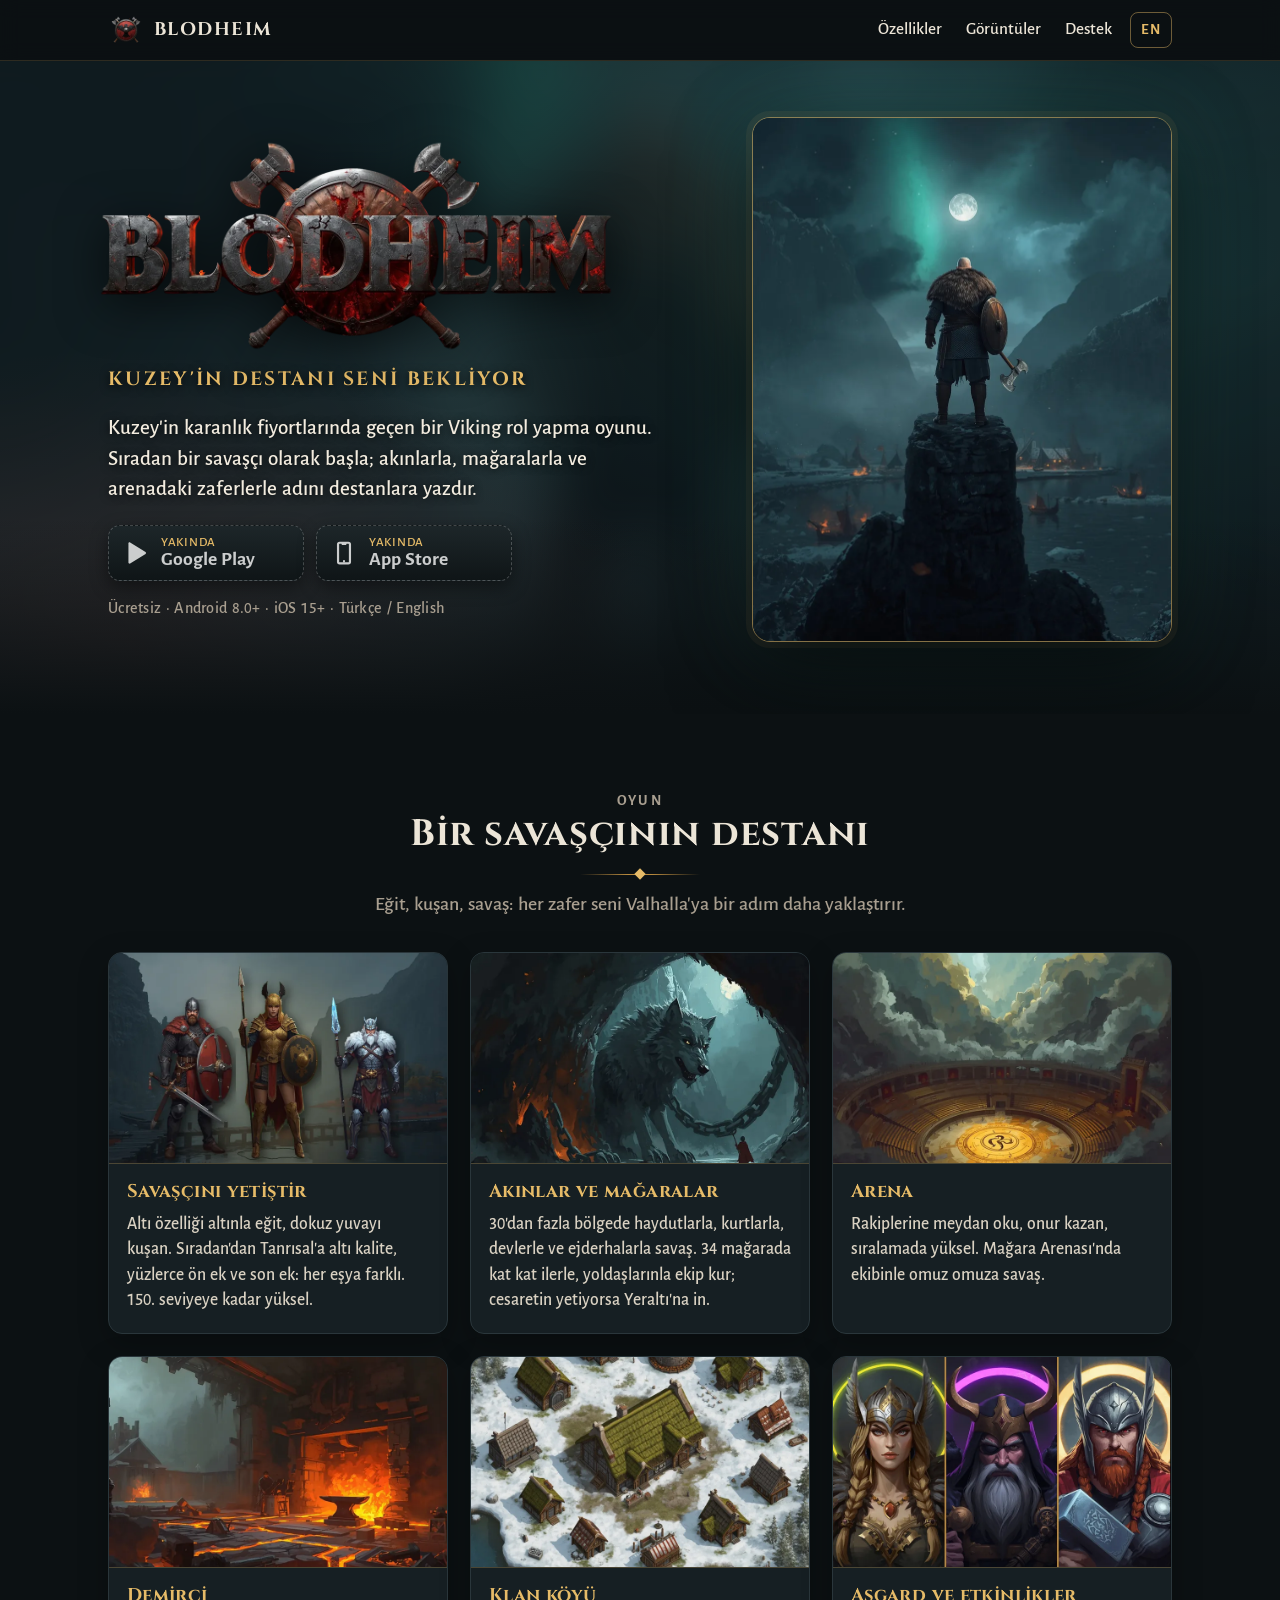
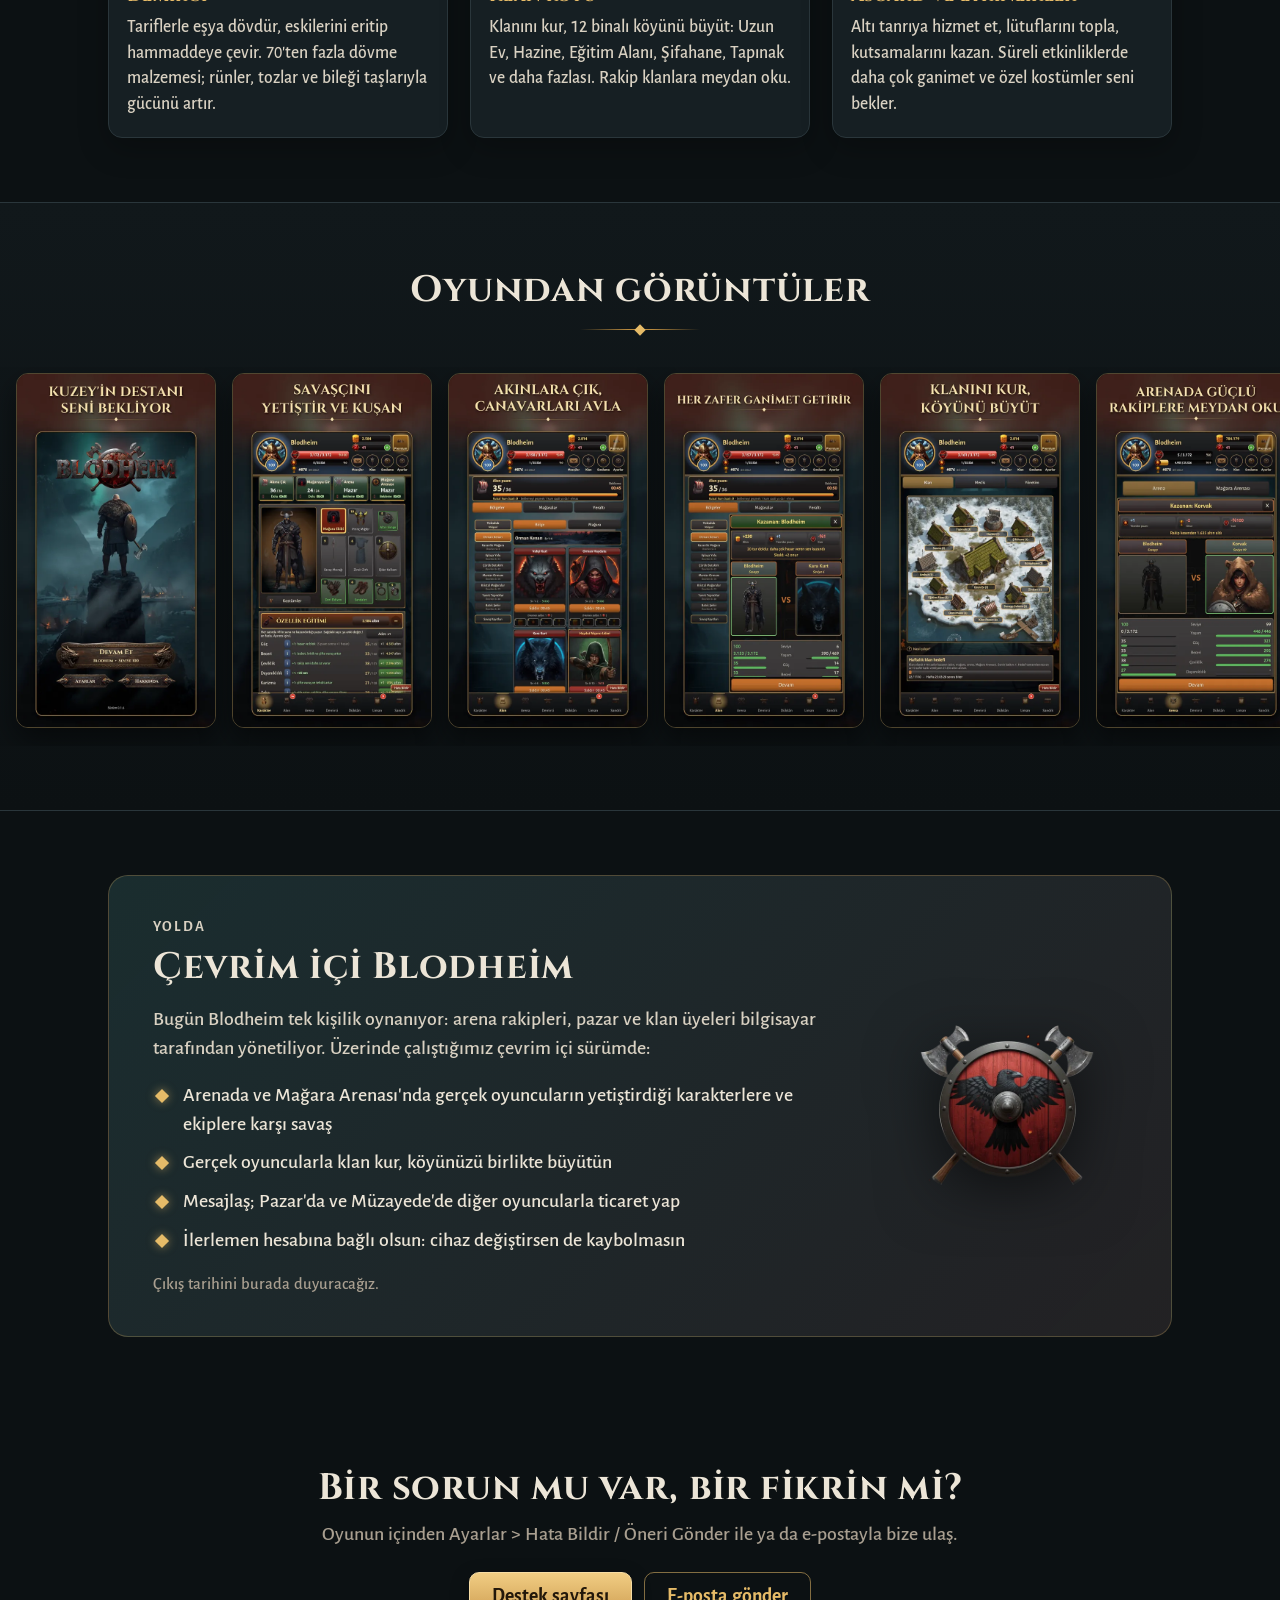
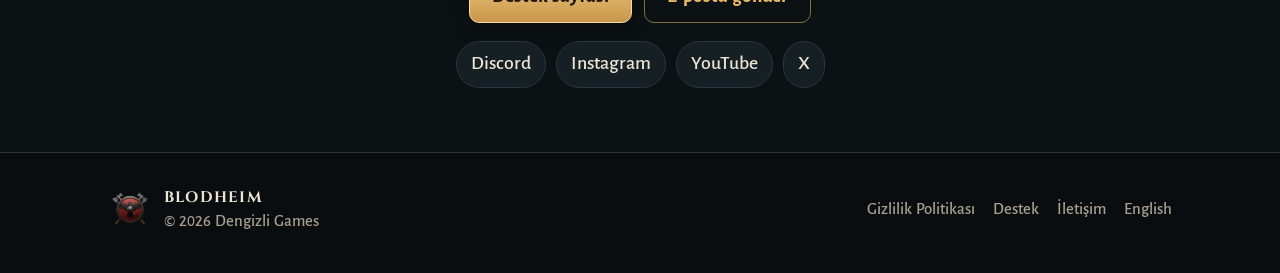
<file: index.html>
<!doctype html>
<html lang="tr">
<head>
<meta charset="utf-8">
<meta name="viewport" content="width=device-width, initial-scale=1, viewport-fit=cover">
<title>Blodheim: Viking rol yapma oyunu</title>
<meta name="description" content="Viking savaşçını yetiştir: akınlara çık, mağaraları fethet, arenada adını duyur. Android ve iOS için Blodheim.">
<meta name="theme-color" content="#0c1113">
<link rel="canonical" href="https://blodheim.com/">
<link rel="alternate" hreflang="tr" href="https://blodheim.com/"><link rel="alternate" hreflang="en" href="https://blodheim.com/en/"><link rel="alternate" hreflang="x-default" href="https://blodheim.com/">
<meta property="og:type" content="website">
<meta property="og:site_name" content="Blodheim">
<meta property="og:title" content="Blodheim: Viking rol yapma oyunu">
<meta property="og:description" content="Viking savaşçını yetiştir: akınlara çık, mağaraları fethet, arenada adını duyur. Android ve iOS için Blodheim.">
<meta property="og:url" content="https://blodheim.com/">
<meta property="og:image" content="https://blodheim.com/assets/img/og.jpg">
<meta property="og:image:width" content="1024">
<meta property="og:image:height" content="500">
<meta property="og:locale" content="tr_TR">
<meta name="twitter:card" content="summary_large_image">
<link rel="icon" type="image/png" sizes="32x32" href="favicon.png">
<link rel="icon" type="image/png" sizes="192x192" href="assets/img/icon-192.png">
<link rel="apple-touch-icon" href="assets/img/apple-touch-icon.png">
<link rel="preload" href="assets/fonts/Cinzel-Bold.ttf" as="font" type="font/ttf" crossorigin>
<link rel="stylesheet" href="assets/site.css?v=634a0899">
</head>
<body class="page-home">
<a class="skip" href="#main">İçeriğe geç</a>
<header class="top">
  <div class="wrap top-in">
    <a class="brand" href="./"><img src="assets/img/emblem-96.webp" alt="" width="36" height="36"><span lang="en">Blodheim</span></a>
    <nav class="nav" aria-label="Ana sayfa">
      <a class="wide" href="#features">Özellikler</a>
      <a class="wide" href="#screenshots">Görüntüler</a>
      <a href="destek/">Destek</a>
      <a class="lang" href="en/" hreflang="en" lang="en" title="English">EN</a>
    </nav>
  </div>
</header>
<main id="main">
<section class="hero">
  <div class="hero-art" aria-hidden="true"></div>
  <div class="wrap hero-in">
    <div class="hero-copy">
      <h1><img class="hero-logo" src="assets/img/logo-1100.webp" alt="Blodheim" width="1100" height="458"></h1>
      <p class="kicker">Kuzey&#x27;in destanı seni bekliyor</p>
      <div class="hero-spacer"></div>
      <p class="lead">Kuzey&#x27;in karanlık fiyortlarında geçen bir Viking rol yapma oyunu. Sıradan bir savaşçı olarak başla; akınlarla, mağaralarla ve arenadaki zaferlerle adını destanlara yazdır.</p>
      <div class="stores"><span class="store soon" aria-disabled="true"><svg viewBox="0 0 24 24" aria-hidden="true"><path d="M5 3.2v17.6c0 .8.9 1.3 1.6.9l14.2-8.8c.6-.4.6-1.4 0-1.8L6.6 2.3C5.9 1.9 5 2.4 5 3.2z"/></svg><span><small>Yakında</small><b>Google Play</b></span></span><span class="store soon" aria-disabled="true"><svg viewBox="0 0 24 24" aria-hidden="true"><path d="M8 1.5h8A2.5 2.5 0 0 1 18.5 4v16a2.5 2.5 0 0 1-2.5 2.5H8A2.5 2.5 0 0 1 5.5 20V4A2.5 2.5 0 0 1 8 1.5zm0 2a.5.5 0 0 0-.5.5v16c0 .3.2.5.5.5h8c.3 0 .5-.2.5-.5V4a.5.5 0 0 0-.5-.5h-1.6l-.5 1h-3.8l-.5-1H8zm4 15a1 1 0 1 1 0 2 1 1 0 0 1 0-2z"/></svg><span><small>Yakında</small><b>App Store</b></span></span></div>
      <p class="facts">Ücretsiz · Android 8.0+ · iOS 15+ · Türkçe / English</p>
    </div>
    <figure class="hero-poster"><img src="assets/img/poster-840.webp" alt="Ay ışığında kayanın üstünde duran Viking savaşçısı, aşağıda fiyort köyü" width="840" height="1050"></figure>
  </div>
</section>

<section class="sec" id="features">
  <div class="wrap">
    <header class="sec-head">
      <p class="eyebrow">Oyun</p>
      <h2>Bir savaşçının destanı</h2>
      <div class="rule" aria-hidden="true"></div>
      <p>Eğit, kuşan, savaş: her zafer seni Valhalla&#x27;ya bir adım daha yaklaştırır.</p>
    </header>
    <div class="cards">
      <article class="card">
        <img src="assets/img/scene-character.webp" alt="" width="800" height="500" loading="lazy" decoding="async">
        <div class="card-body"><h3>Savaşçını yetiştir</h3><p>Altı özelliği altınla eğit, dokuz yuvayı kuşan. Sıradan&#x27;dan Tanrısal&#x27;a altı kalite, yüzlerce ön ek ve son ek: her eşya farklı. 150. seviyeye kadar yüksel.</p></div>
      </article>
      <article class="card">
        <img src="assets/img/scene-raid.webp" alt="" width="800" height="500" loading="lazy" decoding="async">
        <div class="card-body"><h3>Akınlar ve mağaralar</h3><p>30&#x27;dan fazla bölgede haydutlarla, kurtlarla, devlerle ve ejderhalarla savaş. 34 mağarada kat kat ilerle, yoldaşlarınla ekip kur; cesaretin yetiyorsa Yeraltı&#x27;na in.</p></div>
      </article>
      <article class="card">
        <img src="assets/img/scene-arena.webp" alt="" width="800" height="500" loading="lazy" decoding="async">
        <div class="card-body"><h3>Arena</h3><p>Rakiplerine meydan oku, onur kazan, sıralamada yüksel. Mağara Arenası&#x27;nda ekibinle omuz omuza savaş.</p></div>
      </article>
      <article class="card">
        <img src="assets/img/scene-smith.webp" alt="" width="800" height="500" loading="lazy" decoding="async">
        <div class="card-body"><h3>Demirci</h3><p>Tariflerle eşya dövdür, eskilerini eritip hammaddeye çevir. 70&#x27;ten fazla dövme malzemesi; rünler, tozlar ve bileği taşlarıyla gücünü artır.</p></div>
      </article>
      <article class="card">
        <img src="assets/img/scene-guild.webp" alt="" width="800" height="500" loading="lazy" decoding="async">
        <div class="card-body"><h3>Klan köyü</h3><p>Klanını kur, 12 binalı köyünü büyüt: Uzun Ev, Hazine, Eğitim Alanı, Şifahane, Tapınak ve daha fazlası. Rakip klanlara meydan oku.</p></div>
      </article>
      <article class="card">
        <img src="assets/img/scene-pantheon.webp" alt="" width="800" height="500" loading="lazy" decoding="async">
        <div class="card-body"><h3>Asgard ve etkinlikler</h3><p>Altı tanrıya hizmet et, lütuflarını topla, kutsamalarını kazan. Süreli etkinliklerde daha çok ganimet ve özel kostümler seni bekler.</p></div>
      </article>
    </div>
  </div>
</section>

<section class="sec sec-alt" id="screenshots">
  <div class="wrap">
    <header class="sec-head"><h2>Oyundan görüntüler</h2><div class="rule" aria-hidden="true"></div></header>
  </div>
  <div class="shots" tabindex="0" role="region" aria-label="Oyundan ekran görüntüleri">
    <figure><img src="assets/img/shot-tr-01.webp" alt="Kuzey&#x27;in destanı seni bekliyor" width="540" height="960" loading="lazy" decoding="async"></figure>
    <figure><img src="assets/img/shot-tr-02.webp" alt="Savaşçını yetiştir ve kuşan" width="540" height="960" loading="lazy" decoding="async"></figure>
    <figure><img src="assets/img/shot-tr-03.webp" alt="Akınlara çık, canavarları avla" width="540" height="960" loading="lazy" decoding="async"></figure>
    <figure><img src="assets/img/shot-tr-04.webp" alt="Her zafer ganimet getirir" width="540" height="960" loading="lazy" decoding="async"></figure>
    <figure><img src="assets/img/shot-tr-05.webp" alt="Klanını kur, köyünü büyüt" width="540" height="960" loading="lazy" decoding="async"></figure>
    <figure><img src="assets/img/shot-tr-06.webp" alt="Arenada güçlü rakiplere meydan oku" width="540" height="960" loading="lazy" decoding="async"></figure>
  </div>
  <p class="hint">Kaydırarak hepsini gör &rarr;</p>
</section>

<section class="sec" id="online">
  <div class="wrap">
    <div class="online">
      <div>
        <p class="eyebrow">Yolda</p>
        <h2>Çevrim içi Blodheim</h2>
        <p>Bugün Blodheim tek kişilik oynanıyor: arena rakipleri, pazar ve klan üyeleri bilgisayar tarafından yönetiliyor. Üzerinde çalıştığımız çevrim içi sürümde:</p>
        <ul class="ticks">
          <li>Arenada ve Mağara Arenası&#x27;nda gerçek oyuncuların yetiştirdiği karakterlere ve ekiplere karşı savaş</li>
          <li>Gerçek oyuncularla klan kur, köyünüzü birlikte büyütün</li>
          <li>Mesajlaş; Pazar&#x27;da ve Müzayede&#x27;de diğer oyuncularla ticaret yap</li>
          <li>İlerlemen hesabına bağlı olsun: cihaz değiştirsen de kaybolmasın</li>
        </ul>
        <p class="note">Çıkış tarihini burada duyuracağız.</p>
      </div>
      <img src="assets/img/emblem-480.webp" alt="" width="480" height="480" loading="lazy">
    </div>
  </div>
</section>

<section class="sec cta">
  <div class="wrap">
    <h2>Bir sorun mu var, bir fikrin mi?</h2>
    <p>Oyunun içinden Ayarlar &gt; Hata Bildir / Öneri Gönder ile ya da e-postayla bize ulaş.</p>
    <div class="btns">
      <a class="btn" href="destek/">Destek sayfası</a>
      <a class="btn ghost" href="mailto:destek@blodheim.com">E-posta gönder</a>
    </div>
    <div class="social"><a href="https://discord.gg/YBmb9yaKF6" rel="noopener">Discord</a><a href="https://www.instagram.com/blodheimgame/" rel="noopener">Instagram</a><a href="https://www.youtube.com/@blodheimgame" rel="noopener">YouTube</a><a href="https://x.com/blodheimgame" rel="noopener">X</a></div>
  </div>
</section>
</main>
<footer class="foot">
  <div class="wrap foot-in">
    <div class="foot-brand"><img src="assets/img/emblem-96.webp" alt="" width="44" height="44"><div><b lang="en">Blodheim</b><span>© 2026 Dengizli Games</span></div></div>
    <nav class="foot-nav" aria-label="İletişim">
      <a href="gizlilik/">Gizlilik Politikası</a>
      <a href="destek/">Destek</a>
      <a href="mailto:destek@blodheim.com">İletişim</a>
      <a href="en/" hreflang="en" lang="en">English</a>
    </nav>
  </div>
</footer>
</body>
</html>
</file>
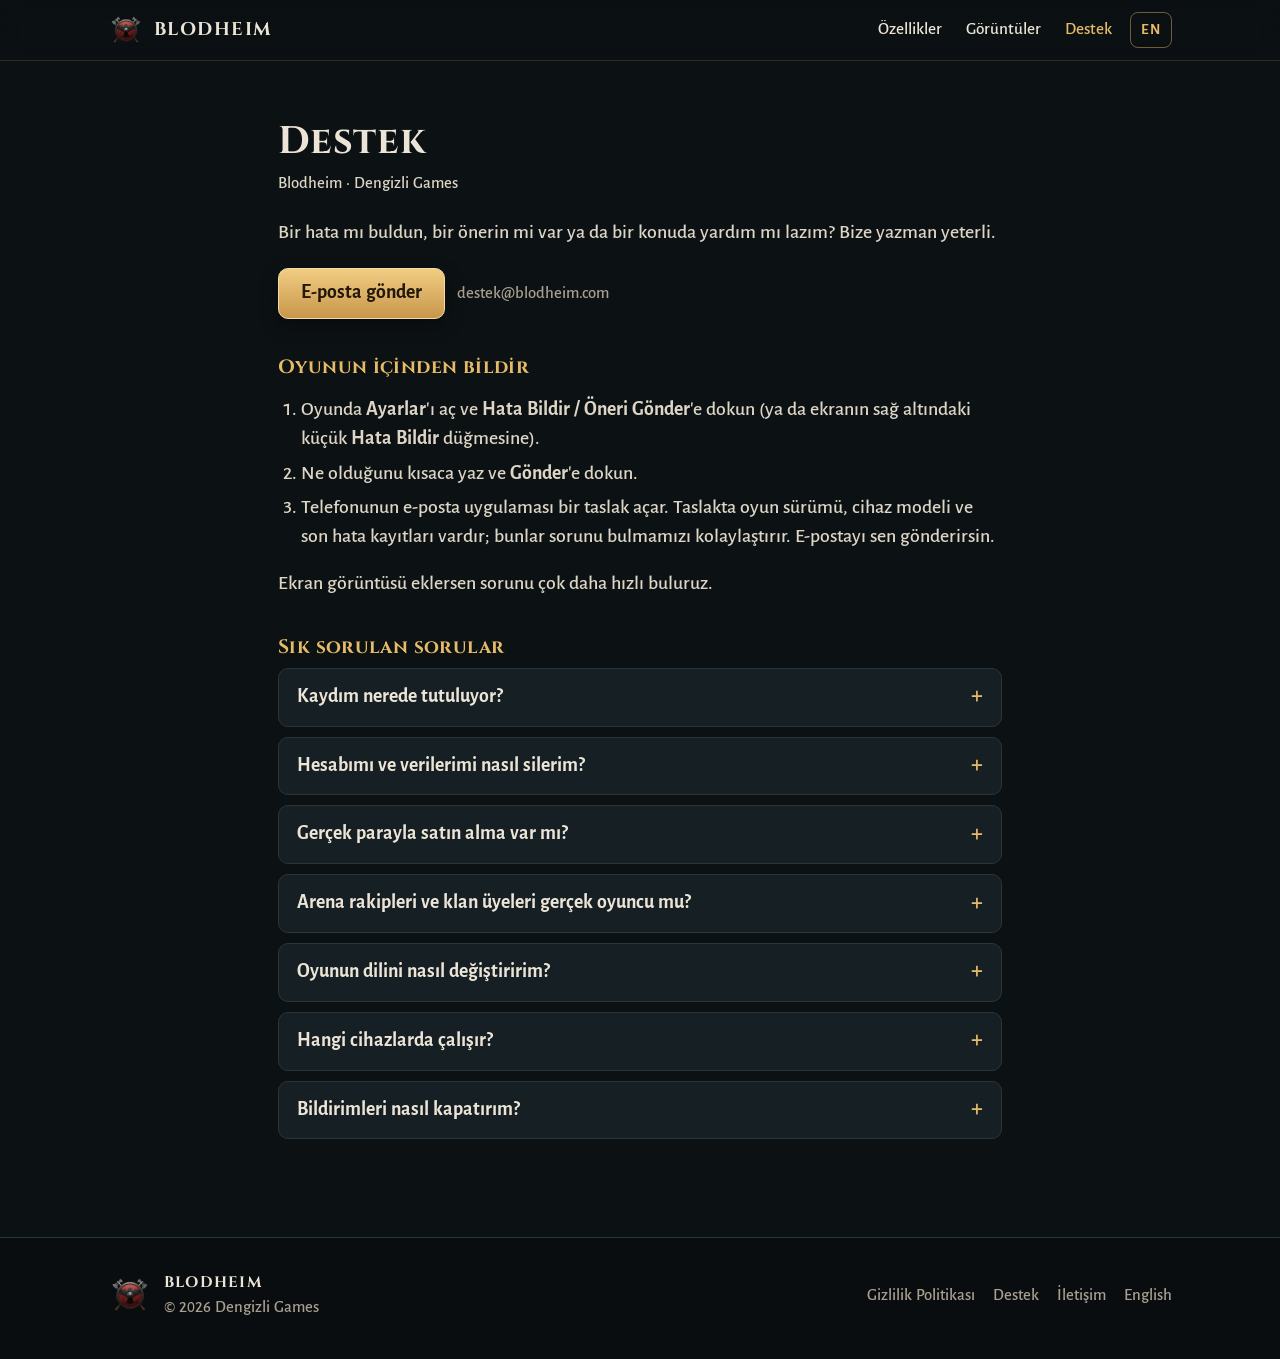
<file: destek/index.html>
<!doctype html>
<html lang="tr">
<head>
<meta charset="utf-8">
<meta name="viewport" content="width=device-width, initial-scale=1, viewport-fit=cover">
<title>Destek · Blodheim</title>
<meta name="description" content="Blodheim için destek, hata bildirimi ve sık sorulan sorular.">
<meta name="theme-color" content="#0c1113">
<link rel="canonical" href="https://blodheim.com/destek/">
<link rel="alternate" hreflang="tr" href="https://blodheim.com/destek/"><link rel="alternate" hreflang="en" href="https://blodheim.com/en/support/"><link rel="alternate" hreflang="x-default" href="https://blodheim.com/destek/">
<meta property="og:type" content="website">
<meta property="og:site_name" content="Blodheim">
<meta property="og:title" content="Destek · Blodheim">
<meta property="og:description" content="Blodheim için destek, hata bildirimi ve sık sorulan sorular.">
<meta property="og:url" content="https://blodheim.com/destek/">
<meta property="og:image" content="https://blodheim.com/assets/img/og.jpg">
<meta property="og:image:width" content="1024">
<meta property="og:image:height" content="500">
<meta property="og:locale" content="tr_TR">
<meta name="twitter:card" content="summary_large_image">
<link rel="icon" type="image/png" sizes="32x32" href="../favicon.png">
<link rel="icon" type="image/png" sizes="192x192" href="../assets/img/icon-192.png">
<link rel="apple-touch-icon" href="../assets/img/apple-touch-icon.png">
<link rel="preload" href="../assets/fonts/Cinzel-Bold.ttf" as="font" type="font/ttf" crossorigin>
<link rel="stylesheet" href="../assets/site.css?v=634a0899">
</head>
<body class="page-support">
<a class="skip" href="#main">İçeriğe geç</a>
<header class="top">
  <div class="wrap top-in">
    <a class="brand" href="../"><img src="../assets/img/emblem-96.webp" alt="" width="36" height="36"><span lang="en">Blodheim</span></a>
    <nav class="nav" aria-label="Ana sayfa">
      <a class="wide" href="../#features">Özellikler</a>
      <a class="wide" href="../#screenshots">Görüntüler</a>
      <a href="../destek/" aria-current="page">Destek</a>
      <a class="lang" href="../en/support/" hreflang="en" lang="en" title="English">EN</a>
    </nav>
  </div>
</header>
<main id="main">
<article class="doc">
  <h1>Destek</h1>
  <p class="meta">Blodheim · Dengizli Games</p>
  <p>Bir hata mı buldun, bir önerin mi var ya da bir konuda yardım mı lazım? Bize yazman yeterli.</p>
  <div class="contact"><a class="btn" href="mailto:destek@blodheim.com">E-posta gönder</a><span class="meta" style="margin:0;align-self:center">destek@blodheim.com</span></div>

  <h2>Oyunun içinden bildir</h2>
  <ol>
    <li>Oyunda <b>Ayarlar</b>'ı aç ve <b>Hata Bildir / Öneri Gönder</b>'e dokun (ya da ekranın sağ altındaki küçük <b>Hata Bildir</b> düğmesine).</li>
    <li>Ne olduğunu kısaca yaz ve <b>Gönder</b>'e dokun.</li>
    <li>Telefonunun e-posta uygulaması bir taslak açar. Taslakta oyun sürümü, cihaz modeli ve son hata kayıtları vardır; bunlar sorunu bulmamızı kolaylaştırır. E-postayı sen gönderirsin.</li>
  </ol>
  <p>Ekran görüntüsü eklersen sorunu çok daha hızlı buluruz.</p>

  <h2>Sık sorulan sorular</h2>
  <details><summary>Kaydım nerede tutuluyor?</summary><div><p>Şu anki sürümde hesap ya da bulut kaydı yok: karakterin ve ilerlemen yalnızca cihazında saklanır. Oyunu silersen kayıt da silinir. Çevrim içi sürümde ilerlemen hesabına bağlı olacak.</p></div></details>
  <details><summary>Hesabımı ve verilerimi nasıl silerim?</summary><div><p>Şu anki sürümde hesap yok ve senin hakkında hiçbir veri tutmuyoruz. Oyunu cihazından kaldırman bütün kaydı siler. Bize e-posta gönderdiysen ve silinmesini istiyorsan yazman yeterli. Ayrıntılar <a href="../gizlilik/">Gizlilik Politikası</a>'nda.</p></div></details>
  <details><summary>Gerçek parayla satın alma var mı?</summary><div><p>Hayır. Elmas ve altın yalnızca oyun içinde kazanılır.</p></div></details>
  <details><summary>Arena rakipleri ve klan üyeleri gerçek oyuncu mu?</summary><div><p>Şimdilik hayır; bilgisayar tarafından yönetiliyorlar. Gerçek oyuncularla oynamak çevrim içi sürümle gelecek.</p></div></details>
  <details><summary>Oyunun dilini nasıl değiştiririm?</summary><div><p>Oyunda <b>Ayarlar &gt; Dil / Language</b>. Oyun Türkçe ve İngilizce oynanabilir.</p></div></details>
  <details><summary>Hangi cihazlarda çalışır?</summary><div><p>Android 8.0 ve üstü, iOS 15 ve üstü.</p></div></details>
  <details><summary>Bildirimleri nasıl kapatırım?</summary><div><p>Cihazının ayarlarında Blodheim'ın bildirim iznini kapatman yeterli.</p></div></details>
</article>
</main>
<footer class="foot">
  <div class="wrap foot-in">
    <div class="foot-brand"><img src="../assets/img/emblem-96.webp" alt="" width="44" height="44"><div><b lang="en">Blodheim</b><span>© 2026 Dengizli Games</span></div></div>
    <nav class="foot-nav" aria-label="İletişim">
      <a href="../gizlilik/">Gizlilik Politikası</a>
      <a href="../destek/" aria-current="page">Destek</a>
      <a href="mailto:destek@blodheim.com">İletişim</a>
      <a href="../en/support/" hreflang="en" lang="en">English</a>
    </nav>
  </div>
</footer>
</body>
</html>
</file>
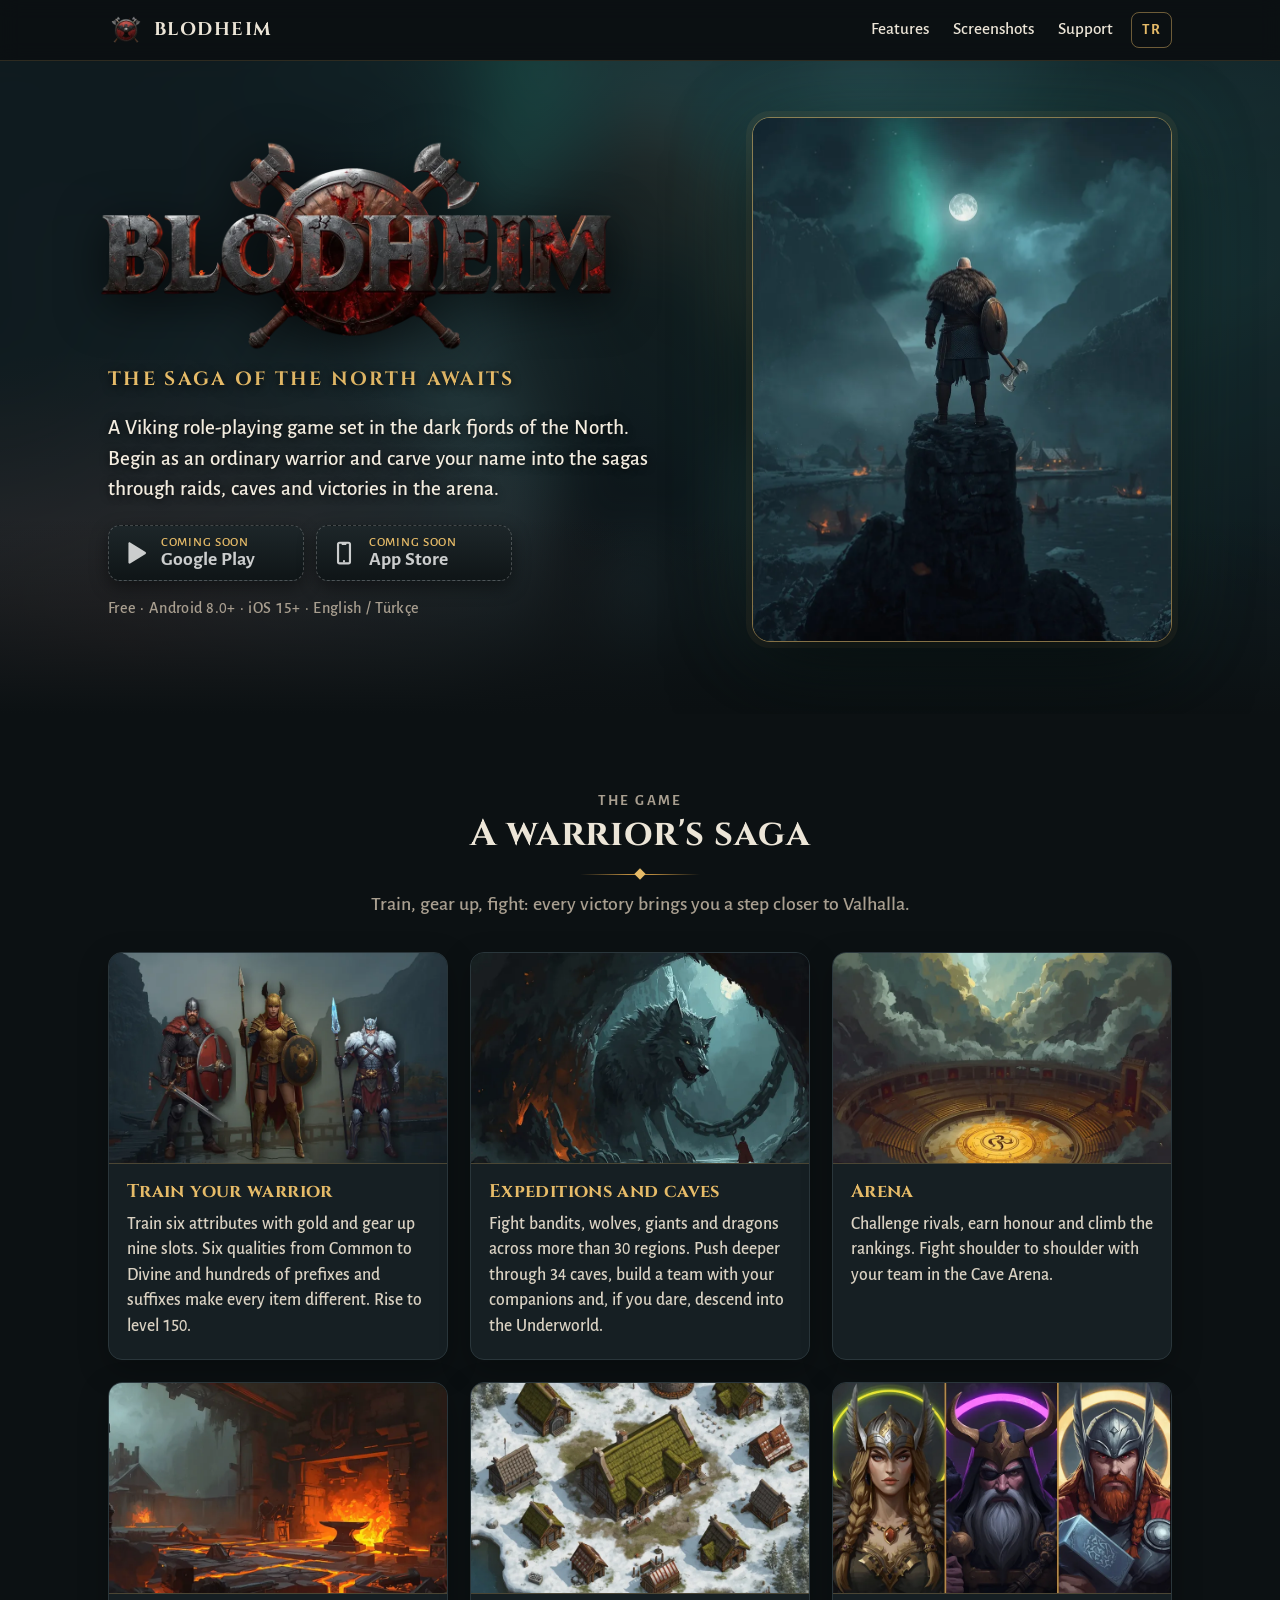
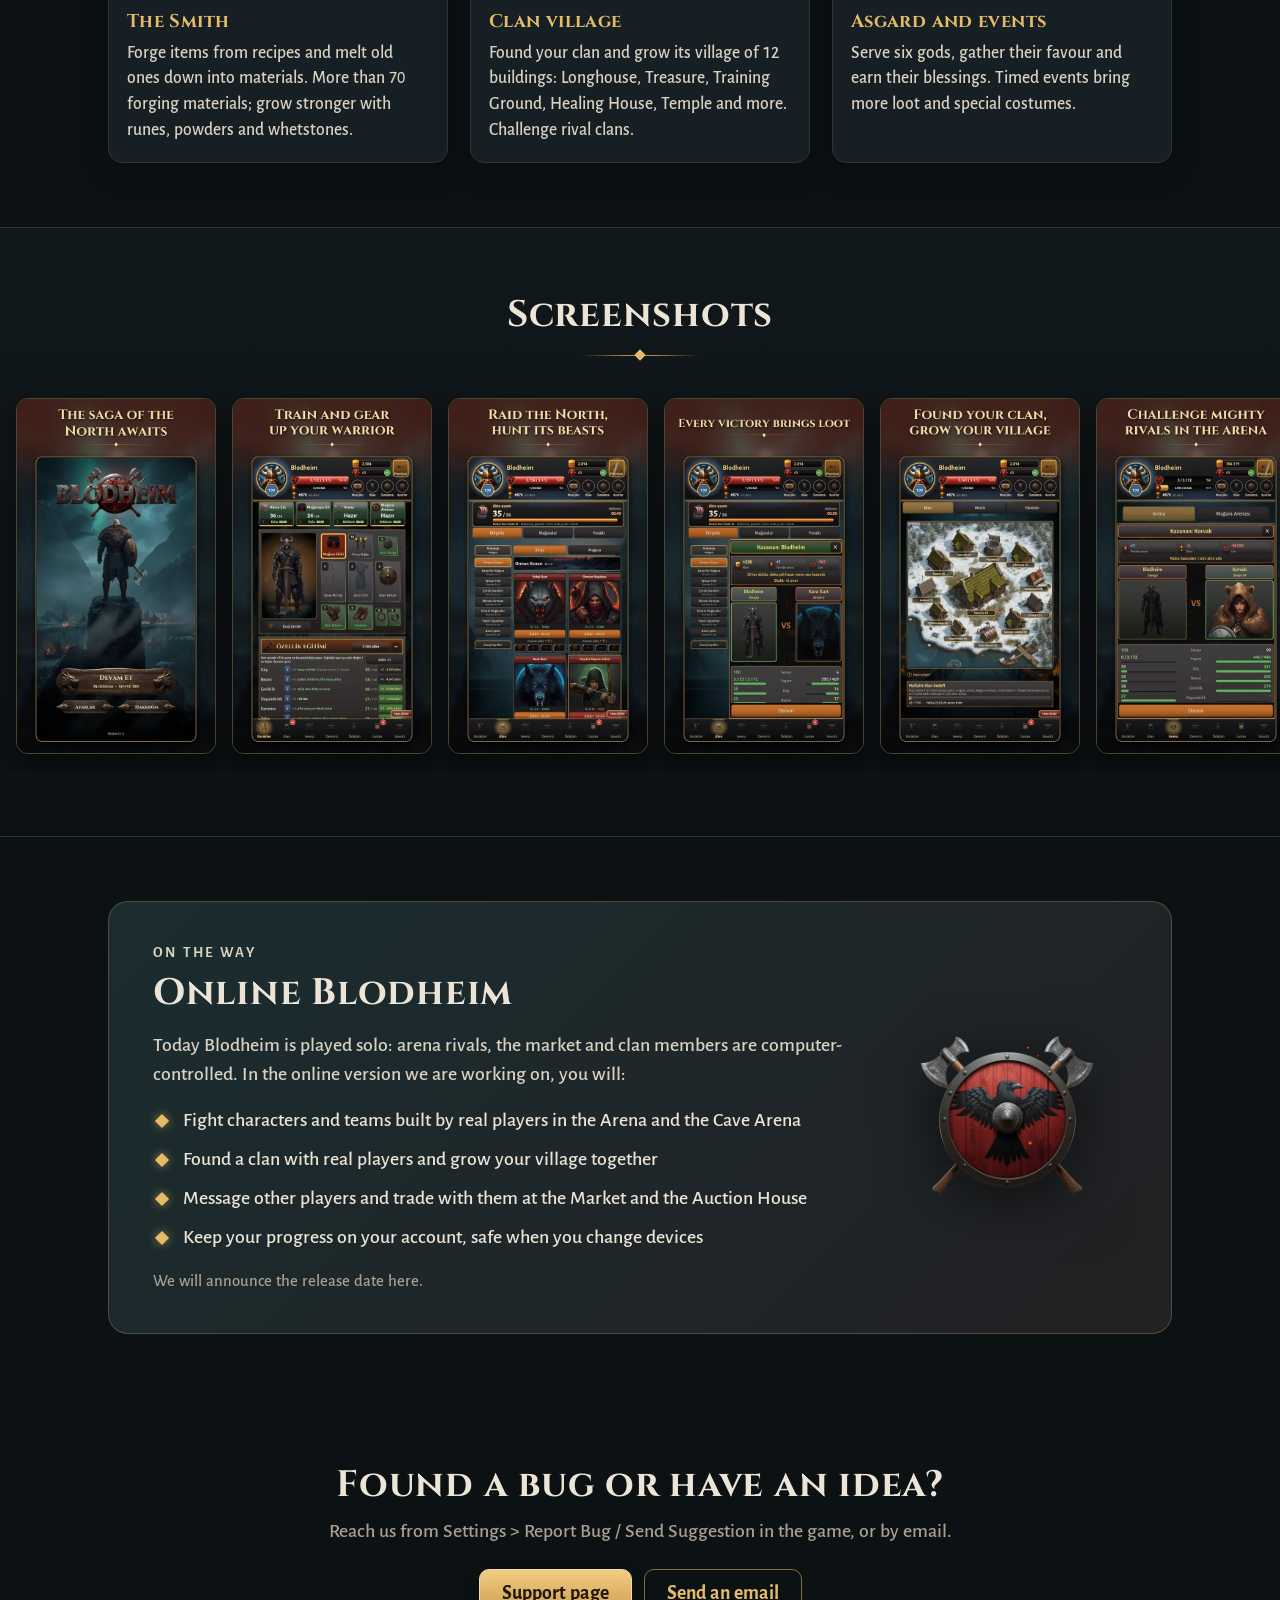
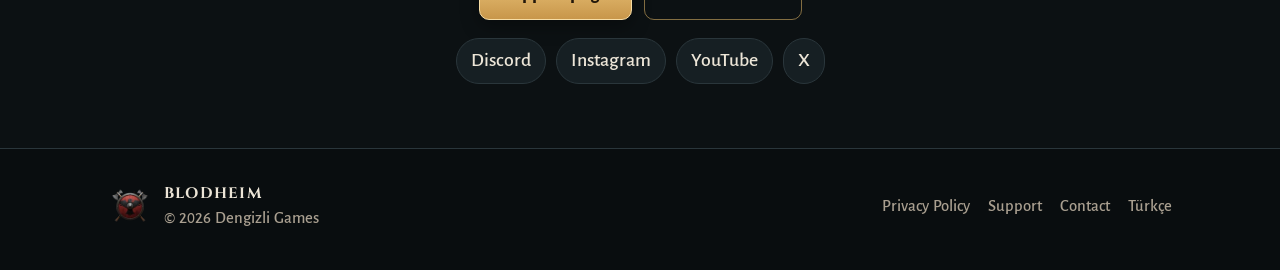
<file: en/index.html>
<!doctype html>
<html lang="en">
<head>
<meta charset="utf-8">
<meta name="viewport" content="width=device-width, initial-scale=1, viewport-fit=cover">
<title>Blodheim: a Viking role-playing game</title>
<meta name="description" content="Train your Viking warrior, raid the North, conquer caves and rule the arena. Blodheim for Android and iOS.">
<meta name="theme-color" content="#0c1113">
<link rel="canonical" href="https://blodheim.com/en/">
<link rel="alternate" hreflang="tr" href="https://blodheim.com/"><link rel="alternate" hreflang="en" href="https://blodheim.com/en/"><link rel="alternate" hreflang="x-default" href="https://blodheim.com/">
<meta property="og:type" content="website">
<meta property="og:site_name" content="Blodheim">
<meta property="og:title" content="Blodheim: a Viking role-playing game">
<meta property="og:description" content="Train your Viking warrior, raid the North, conquer caves and rule the arena. Blodheim for Android and iOS.">
<meta property="og:url" content="https://blodheim.com/en/">
<meta property="og:image" content="https://blodheim.com/assets/img/og.jpg">
<meta property="og:image:width" content="1024">
<meta property="og:image:height" content="500">
<meta property="og:locale" content="en_US">
<meta name="twitter:card" content="summary_large_image">
<link rel="icon" type="image/png" sizes="32x32" href="../favicon.png">
<link rel="icon" type="image/png" sizes="192x192" href="../assets/img/icon-192.png">
<link rel="apple-touch-icon" href="../assets/img/apple-touch-icon.png">
<link rel="preload" href="../assets/fonts/Cinzel-Bold.ttf" as="font" type="font/ttf" crossorigin>
<link rel="stylesheet" href="../assets/site.css?v=634a0899">
</head>
<body class="page-home">
<a class="skip" href="#main">Skip to content</a>
<header class="top">
  <div class="wrap top-in">
    <a class="brand" href="../en/"><img src="../assets/img/emblem-96.webp" alt="" width="36" height="36"><span lang="en">Blodheim</span></a>
    <nav class="nav" aria-label="Home">
      <a class="wide" href="#features">Features</a>
      <a class="wide" href="#screenshots">Screenshots</a>
      <a href="../en/support/">Support</a>
      <a class="lang" href="../" hreflang="tr" lang="tr" title="Türkçe">TR</a>
    </nav>
  </div>
</header>
<main id="main">
<section class="hero">
  <div class="hero-art" aria-hidden="true"></div>
  <div class="wrap hero-in">
    <div class="hero-copy">
      <h1><img class="hero-logo" src="../assets/img/logo-1100.webp" alt="Blodheim" width="1100" height="458"></h1>
      <p class="kicker">The saga of the North awaits</p>
      <div class="hero-spacer"></div>
      <p class="lead">A Viking role-playing game set in the dark fjords of the North. Begin as an ordinary warrior and carve your name into the sagas through raids, caves and victories in the arena.</p>
      <div class="stores"><span class="store soon" aria-disabled="true"><svg viewBox="0 0 24 24" aria-hidden="true"><path d="M5 3.2v17.6c0 .8.9 1.3 1.6.9l14.2-8.8c.6-.4.6-1.4 0-1.8L6.6 2.3C5.9 1.9 5 2.4 5 3.2z"/></svg><span><small>Coming soon</small><b>Google Play</b></span></span><span class="store soon" aria-disabled="true"><svg viewBox="0 0 24 24" aria-hidden="true"><path d="M8 1.5h8A2.5 2.5 0 0 1 18.5 4v16a2.5 2.5 0 0 1-2.5 2.5H8A2.5 2.5 0 0 1 5.5 20V4A2.5 2.5 0 0 1 8 1.5zm0 2a.5.5 0 0 0-.5.5v16c0 .3.2.5.5.5h8c.3 0 .5-.2.5-.5V4a.5.5 0 0 0-.5-.5h-1.6l-.5 1h-3.8l-.5-1H8zm4 15a1 1 0 1 1 0 2 1 1 0 0 1 0-2z"/></svg><span><small>Coming soon</small><b>App Store</b></span></span></div>
      <p class="facts">Free · Android 8.0+ · iOS 15+ · English / Türkçe</p>
    </div>
    <figure class="hero-poster"><img src="../assets/img/poster-840.webp" alt="A Viking warrior standing on a rock in the moonlight above a fjord village" width="840" height="1050"></figure>
  </div>
</section>

<section class="sec" id="features">
  <div class="wrap">
    <header class="sec-head">
      <p class="eyebrow">The game</p>
      <h2>A warrior&#x27;s saga</h2>
      <div class="rule" aria-hidden="true"></div>
      <p>Train, gear up, fight: every victory brings you a step closer to Valhalla.</p>
    </header>
    <div class="cards">
      <article class="card">
        <img src="../assets/img/scene-character.webp" alt="" width="800" height="500" loading="lazy" decoding="async">
        <div class="card-body"><h3>Train your warrior</h3><p>Train six attributes with gold and gear up nine slots. Six qualities from Common to Divine and hundreds of prefixes and suffixes make every item different. Rise to level 150.</p></div>
      </article>
      <article class="card">
        <img src="../assets/img/scene-raid.webp" alt="" width="800" height="500" loading="lazy" decoding="async">
        <div class="card-body"><h3>Expeditions and caves</h3><p>Fight bandits, wolves, giants and dragons across more than 30 regions. Push deeper through 34 caves, build a team with your companions and, if you dare, descend into the Underworld.</p></div>
      </article>
      <article class="card">
        <img src="../assets/img/scene-arena.webp" alt="" width="800" height="500" loading="lazy" decoding="async">
        <div class="card-body"><h3>Arena</h3><p>Challenge rivals, earn honour and climb the rankings. Fight shoulder to shoulder with your team in the Cave Arena.</p></div>
      </article>
      <article class="card">
        <img src="../assets/img/scene-smith.webp" alt="" width="800" height="500" loading="lazy" decoding="async">
        <div class="card-body"><h3>The Smith</h3><p>Forge items from recipes and melt old ones down into materials. More than 70 forging materials; grow stronger with runes, powders and whetstones.</p></div>
      </article>
      <article class="card">
        <img src="../assets/img/scene-guild.webp" alt="" width="800" height="500" loading="lazy" decoding="async">
        <div class="card-body"><h3>Clan village</h3><p>Found your clan and grow its village of 12 buildings: Longhouse, Treasure, Training Ground, Healing House, Temple and more. Challenge rival clans.</p></div>
      </article>
      <article class="card">
        <img src="../assets/img/scene-pantheon.webp" alt="" width="800" height="500" loading="lazy" decoding="async">
        <div class="card-body"><h3>Asgard and events</h3><p>Serve six gods, gather their favour and earn their blessings. Timed events bring more loot and special costumes.</p></div>
      </article>
    </div>
  </div>
</section>

<section class="sec sec-alt" id="screenshots">
  <div class="wrap">
    <header class="sec-head"><h2>Screenshots</h2><div class="rule" aria-hidden="true"></div></header>
  </div>
  <div class="shots" tabindex="0" role="region" aria-label="Screenshots from the game">
    <figure><img src="../assets/img/shot-en-01.webp" alt="The saga of the North awaits" width="540" height="960" loading="lazy" decoding="async"></figure>
    <figure><img src="../assets/img/shot-en-02.webp" alt="Train and gear up your warrior" width="540" height="960" loading="lazy" decoding="async"></figure>
    <figure><img src="../assets/img/shot-en-03.webp" alt="Raid the North, hunt its beasts" width="540" height="960" loading="lazy" decoding="async"></figure>
    <figure><img src="../assets/img/shot-en-04.webp" alt="Every victory brings loot" width="540" height="960" loading="lazy" decoding="async"></figure>
    <figure><img src="../assets/img/shot-en-05.webp" alt="Found your clan, grow your village" width="540" height="960" loading="lazy" decoding="async"></figure>
    <figure><img src="../assets/img/shot-en-06.webp" alt="Challenge mighty rivals in the arena" width="540" height="960" loading="lazy" decoding="async"></figure>
  </div>
  <p class="hint">Swipe to see them all &rarr;</p>
</section>

<section class="sec" id="online">
  <div class="wrap">
    <div class="online">
      <div>
        <p class="eyebrow">On the way</p>
        <h2>Online Blodheim</h2>
        <p>Today Blodheim is played solo: arena rivals, the market and clan members are computer-controlled. In the online version we are working on, you will:</p>
        <ul class="ticks">
          <li>Fight characters and teams built by real players in the Arena and the Cave Arena</li>
          <li>Found a clan with real players and grow your village together</li>
          <li>Message other players and trade with them at the Market and the Auction House</li>
          <li>Keep your progress on your account, safe when you change devices</li>
        </ul>
        <p class="note">We will announce the release date here.</p>
      </div>
      <img src="../assets/img/emblem-480.webp" alt="" width="480" height="480" loading="lazy">
    </div>
  </div>
</section>

<section class="sec cta">
  <div class="wrap">
    <h2>Found a bug or have an idea?</h2>
    <p>Reach us from Settings &gt; Report Bug / Send Suggestion in the game, or by email.</p>
    <div class="btns">
      <a class="btn" href="../en/support/">Support page</a>
      <a class="btn ghost" href="mailto:support@blodheim.com">Send an email</a>
    </div>
    <div class="social"><a href="https://discord.gg/YBmb9yaKF6" rel="noopener">Discord</a><a href="https://www.instagram.com/blodheimgame/" rel="noopener">Instagram</a><a href="https://www.youtube.com/@blodheimgame" rel="noopener">YouTube</a><a href="https://x.com/blodheimgame" rel="noopener">X</a></div>
  </div>
</section>
</main>
<footer class="foot">
  <div class="wrap foot-in">
    <div class="foot-brand"><img src="../assets/img/emblem-96.webp" alt="" width="44" height="44"><div><b lang="en">Blodheim</b><span>© 2026 Dengizli Games</span></div></div>
    <nav class="foot-nav" aria-label="Contact">
      <a href="../en/privacy/">Privacy Policy</a>
      <a href="../en/support/">Support</a>
      <a href="mailto:support@blodheim.com">Contact</a>
      <a href="../" hreflang="tr" lang="tr">Türkçe</a>
    </nav>
  </div>
</footer>
</body>
</html>
</file>
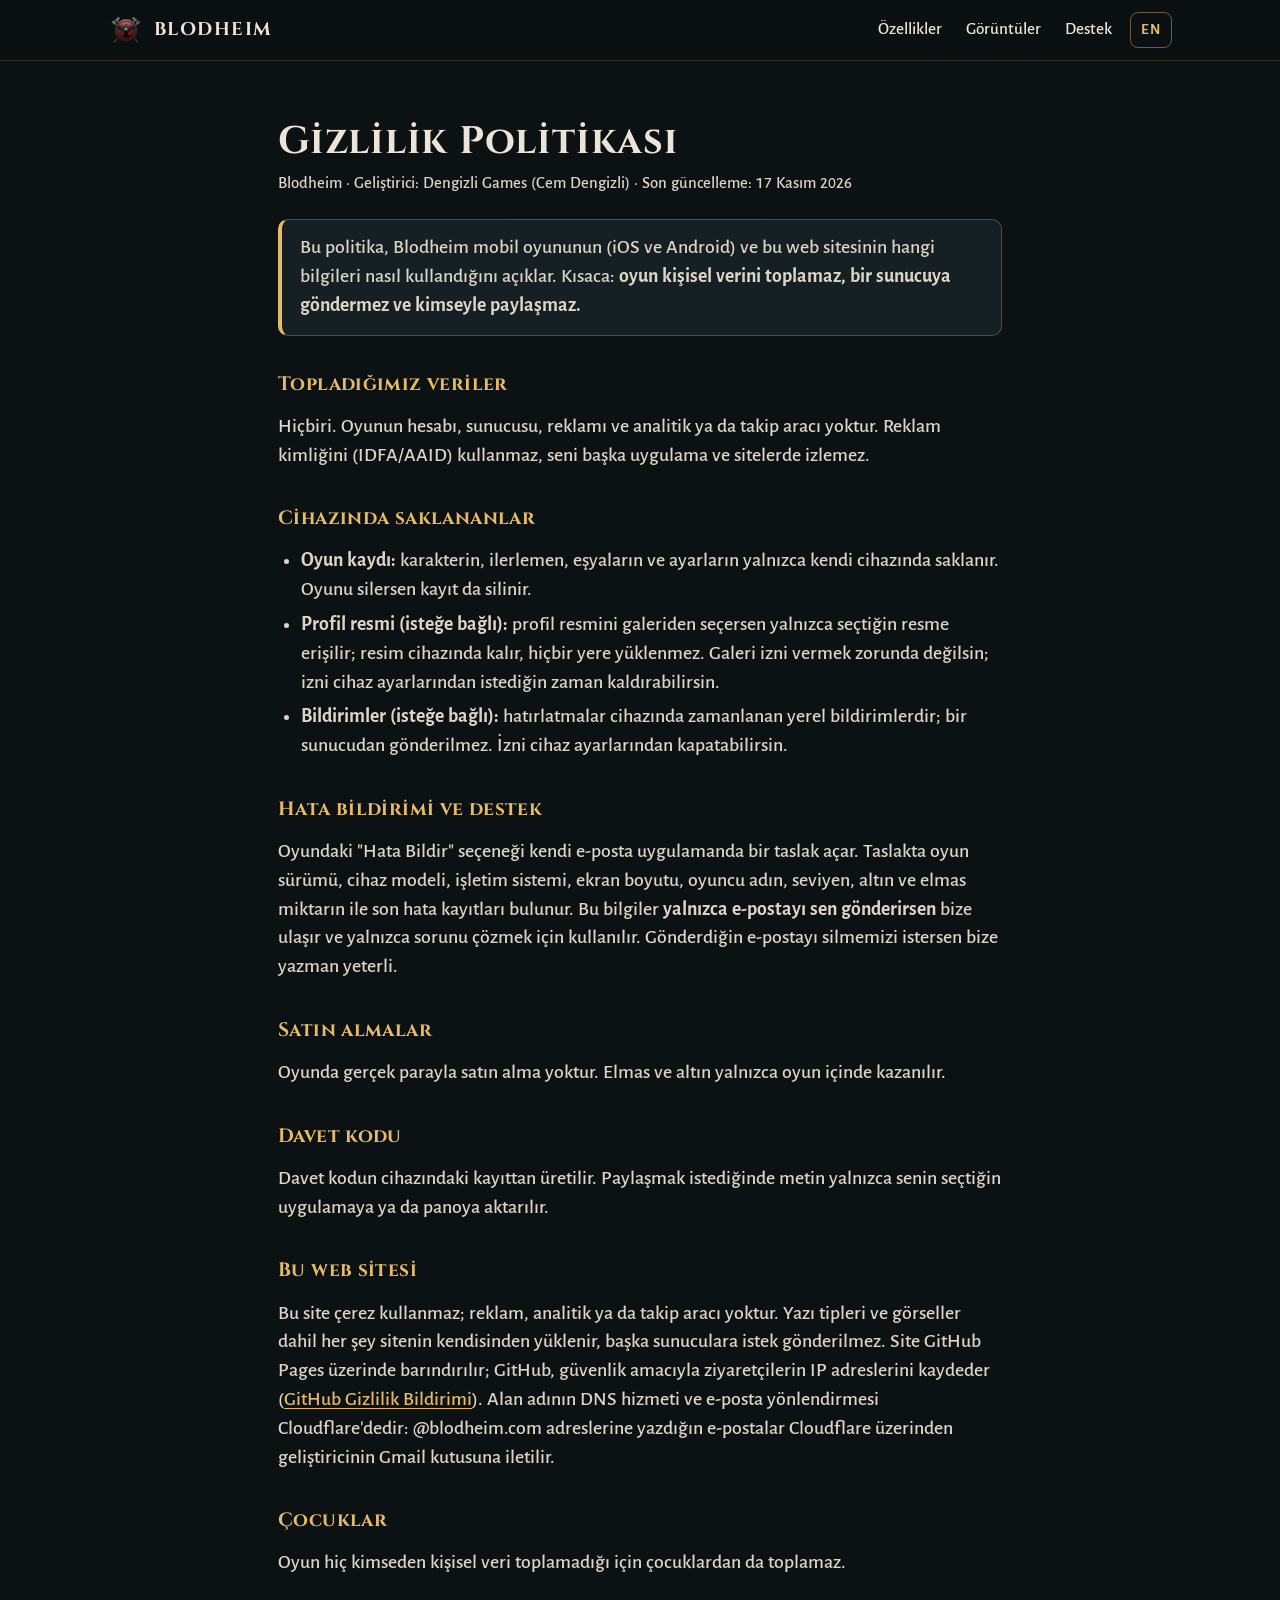
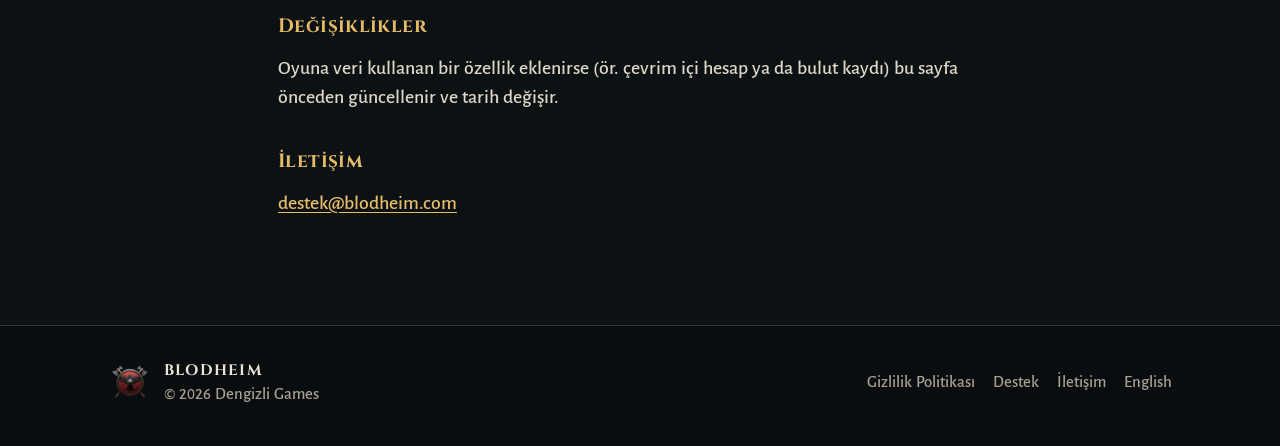
<file: gizlilik/index.html>
<!doctype html>
<html lang="tr">
<head>
<meta charset="utf-8">
<meta name="viewport" content="width=device-width, initial-scale=1, viewport-fit=cover">
<title>Gizlilik Politikası · Blodheim</title>
<meta name="description" content="Blodheim oyununun ve web sitesinin gizlilik politikası.">
<meta name="theme-color" content="#0c1113">
<link rel="canonical" href="https://blodheim.com/gizlilik/">
<link rel="alternate" hreflang="tr" href="https://blodheim.com/gizlilik/"><link rel="alternate" hreflang="en" href="https://blodheim.com/en/privacy/"><link rel="alternate" hreflang="x-default" href="https://blodheim.com/gizlilik/">
<meta property="og:type" content="website">
<meta property="og:site_name" content="Blodheim">
<meta property="og:title" content="Gizlilik Politikası · Blodheim">
<meta property="og:description" content="Blodheim oyununun ve web sitesinin gizlilik politikası.">
<meta property="og:url" content="https://blodheim.com/gizlilik/">
<meta property="og:image" content="https://blodheim.com/assets/img/og.jpg">
<meta property="og:image:width" content="1024">
<meta property="og:image:height" content="500">
<meta property="og:locale" content="tr_TR">
<meta name="twitter:card" content="summary_large_image">
<link rel="icon" type="image/png" sizes="32x32" href="../favicon.png">
<link rel="icon" type="image/png" sizes="192x192" href="../assets/img/icon-192.png">
<link rel="apple-touch-icon" href="../assets/img/apple-touch-icon.png">
<link rel="preload" href="../assets/fonts/Cinzel-Bold.ttf" as="font" type="font/ttf" crossorigin>
<link rel="stylesheet" href="../assets/site.css?v=634a0899">
</head>
<body class="page-privacy">
<a class="skip" href="#main">İçeriğe geç</a>
<header class="top">
  <div class="wrap top-in">
    <a class="brand" href="../"><img src="../assets/img/emblem-96.webp" alt="" width="36" height="36"><span lang="en">Blodheim</span></a>
    <nav class="nav" aria-label="Ana sayfa">
      <a class="wide" href="../#features">Özellikler</a>
      <a class="wide" href="../#screenshots">Görüntüler</a>
      <a href="../destek/">Destek</a>
      <a class="lang" href="../en/privacy/" hreflang="en" lang="en" title="English">EN</a>
    </nav>
  </div>
</header>
<main id="main">
<article class="doc">
  <h1>Gizlilik Politikası</h1>
  <p class="meta">Blodheim · Geliştirici: Dengizli Games (Cem Dengizli) · Son güncelleme: 17 Kasım 2026</p>
  <div class="summary"><p>Bu politika, Blodheim mobil oyununun (iOS ve Android) ve bu web sitesinin hangi bilgileri nasıl kullandığını açıklar.
  Kısaca: <b>oyun kişisel verini toplamaz, bir sunucuya göndermez ve kimseyle paylaşmaz.</b></p></div>

  <h2>Topladığımız veriler</h2>
  <p>Hiçbiri. Oyunun hesabı, sunucusu, reklamı ve analitik ya da takip aracı yoktur. Reklam kimliğini (IDFA/AAID) kullanmaz, seni başka uygulama ve sitelerde izlemez.</p>

  <h2>Cihazında saklananlar</h2>
  <ul>
    <li><b>Oyun kaydı:</b> karakterin, ilerlemen, eşyaların ve ayarların yalnızca kendi cihazında saklanır. Oyunu silersen kayıt da silinir.</li>
    <li><b>Profil resmi (isteğe bağlı):</b> profil resmini galeriden seçersen yalnızca seçtiğin resme erişilir; resim cihazında kalır, hiçbir yere yüklenmez. Galeri izni vermek zorunda değilsin; izni cihaz ayarlarından istediğin zaman kaldırabilirsin.</li>
    <li><b>Bildirimler (isteğe bağlı):</b> hatırlatmalar cihazında zamanlanan yerel bildirimlerdir; bir sunucudan gönderilmez. İzni cihaz ayarlarından kapatabilirsin.</li>
  </ul>

  <h2>Hata bildirimi ve destek</h2>
  <p>Oyundaki "Hata Bildir" seçeneği kendi e-posta uygulamanda bir taslak açar. Taslakta oyun sürümü, cihaz modeli, işletim sistemi, ekran boyutu, oyuncu adın, seviyen, altın ve elmas miktarın ile son hata kayıtları bulunur. Bu bilgiler <b>yalnızca e-postayı sen gönderirsen</b> bize ulaşır ve yalnızca sorunu çözmek için kullanılır. Gönderdiğin e-postayı silmemizi istersen bize yazman yeterli.</p>

  <h2>Satın almalar</h2>
  <p>Oyunda gerçek parayla satın alma yoktur. Elmas ve altın yalnızca oyun içinde kazanılır.</p>

  <h2>Davet kodu</h2>
  <p>Davet kodun cihazındaki kayıttan üretilir. Paylaşmak istediğinde metin yalnızca senin seçtiğin uygulamaya ya da panoya aktarılır.</p>

  <h2>Bu web sitesi</h2>
  <p>Bu site çerez kullanmaz; reklam, analitik ya da takip aracı yoktur. Yazı tipleri ve görseller dahil her şey sitenin kendisinden yüklenir, başka sunuculara istek gönderilmez.
  Site GitHub Pages üzerinde barındırılır; GitHub, güvenlik amacıyla ziyaretçilerin IP adreslerini kaydeder (<a href="https://docs.github.com/en/site-policy/privacy-policies/github-general-privacy-statement" rel="noopener">GitHub Gizlilik Bildirimi</a>).
  Alan adının DNS hizmeti ve e-posta yönlendirmesi Cloudflare'dedir: @blodheim.com adreslerine yazdığın e-postalar Cloudflare üzerinden geliştiricinin Gmail kutusuna iletilir.</p>

  <h2>Çocuklar</h2>
  <p>Oyun hiç kimseden kişisel veri toplamadığı için çocuklardan da toplamaz.</p>

  <h2>Değişiklikler</h2>
  <p>Oyuna veri kullanan bir özellik eklenirse (ör. çevrim içi hesap ya da bulut kaydı) bu sayfa önceden güncellenir ve tarih değişir.</p>

  <h2>İletişim</h2>
  <p><a href="mailto:destek@blodheim.com">destek@blodheim.com</a></p>
</article>
</main>
<footer class="foot">
  <div class="wrap foot-in">
    <div class="foot-brand"><img src="../assets/img/emblem-96.webp" alt="" width="44" height="44"><div><b lang="en">Blodheim</b><span>© 2026 Dengizli Games</span></div></div>
    <nav class="foot-nav" aria-label="İletişim">
      <a href="../gizlilik/" aria-current="page">Gizlilik Politikası</a>
      <a href="../destek/">Destek</a>
      <a href="mailto:destek@blodheim.com">İletişim</a>
      <a href="../en/privacy/" hreflang="en" lang="en">English</a>
    </nav>
  </div>
</footer>
</body>
</html>
</file>
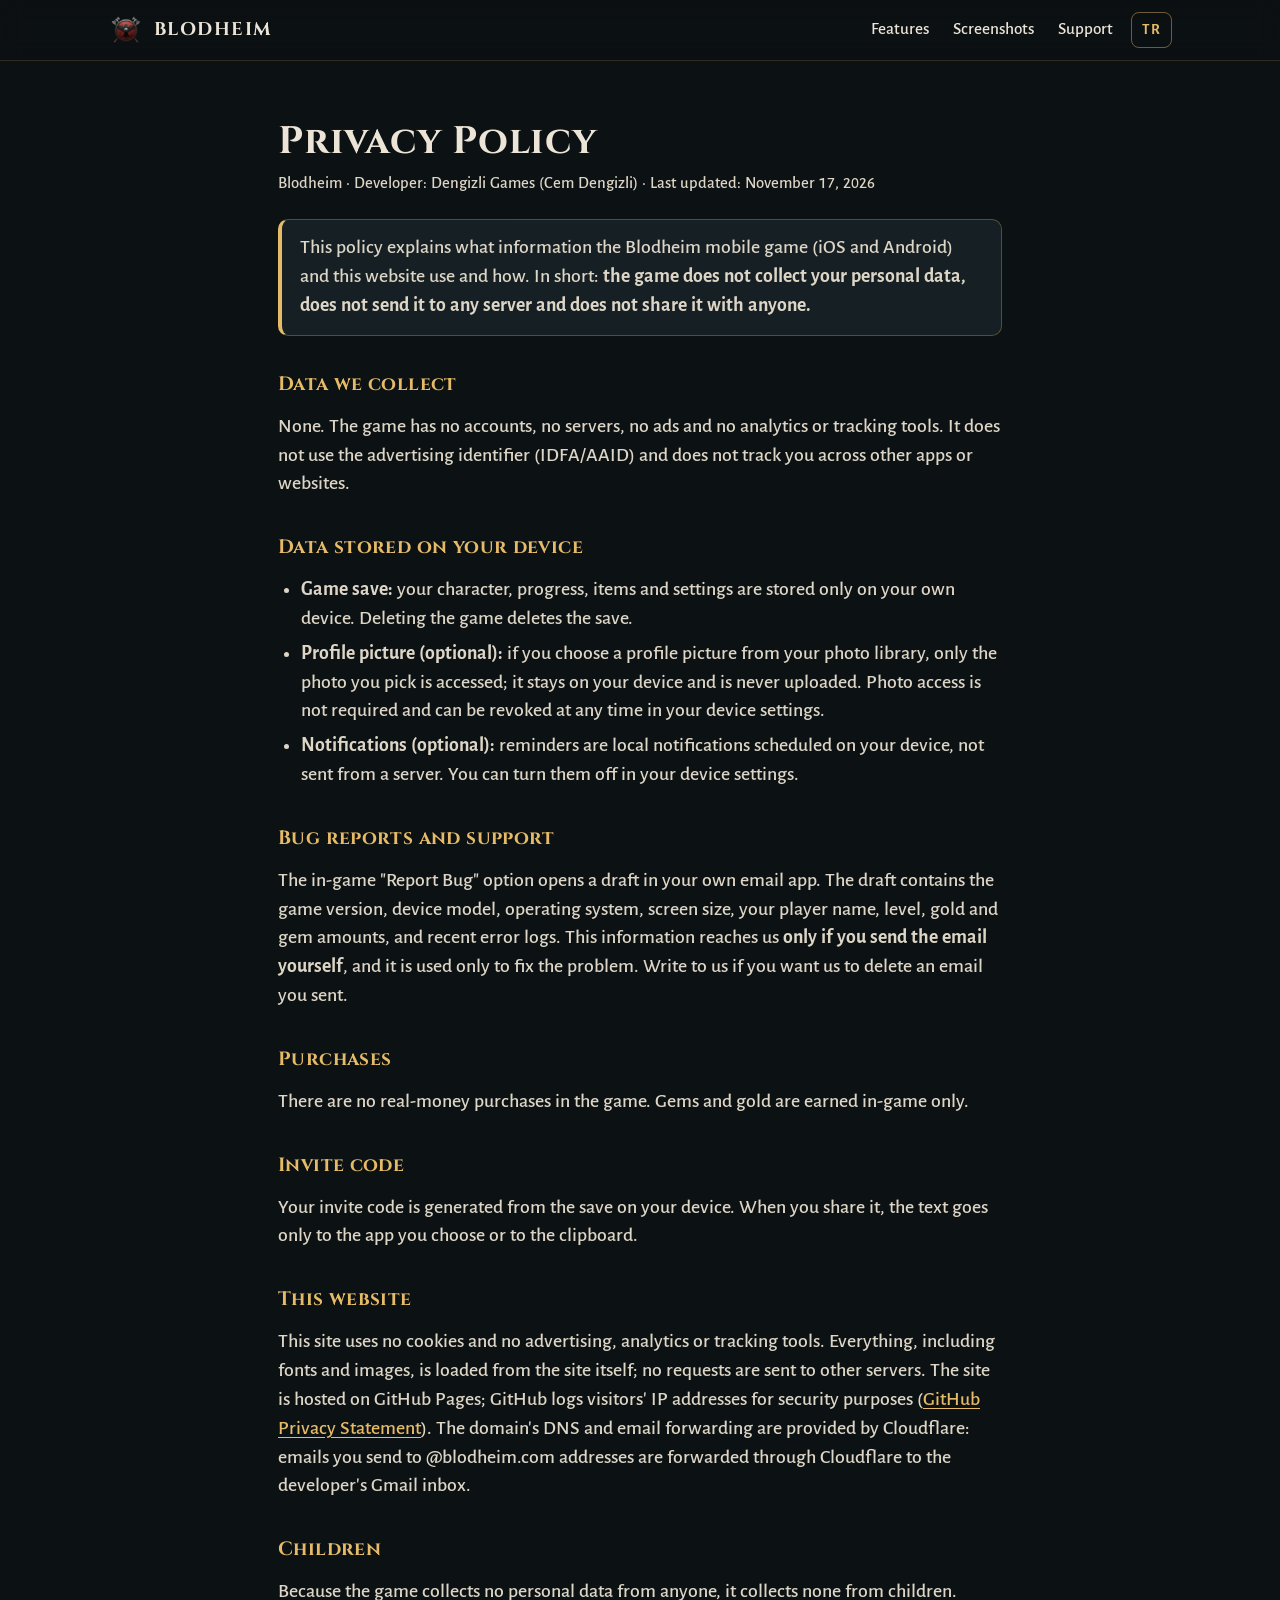
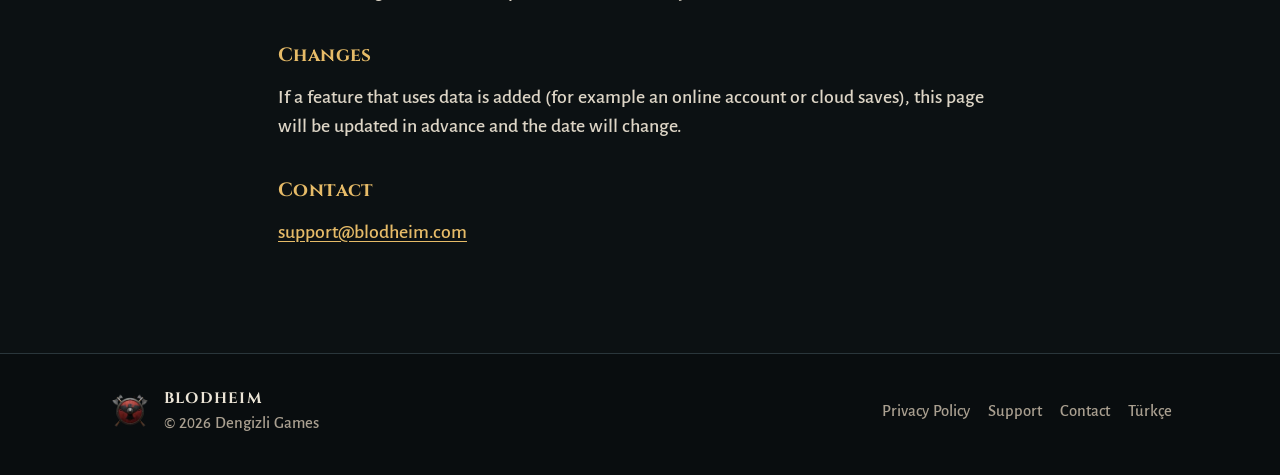
<file: en/privacy/index.html>
<!doctype html>
<html lang="en">
<head>
<meta charset="utf-8">
<meta name="viewport" content="width=device-width, initial-scale=1, viewport-fit=cover">
<title>Privacy Policy · Blodheim</title>
<meta name="description" content="Privacy policy of the Blodheim game and website.">
<meta name="theme-color" content="#0c1113">
<link rel="canonical" href="https://blodheim.com/en/privacy/">
<link rel="alternate" hreflang="tr" href="https://blodheim.com/gizlilik/"><link rel="alternate" hreflang="en" href="https://blodheim.com/en/privacy/"><link rel="alternate" hreflang="x-default" href="https://blodheim.com/gizlilik/">
<meta property="og:type" content="website">
<meta property="og:site_name" content="Blodheim">
<meta property="og:title" content="Privacy Policy · Blodheim">
<meta property="og:description" content="Privacy policy of the Blodheim game and website.">
<meta property="og:url" content="https://blodheim.com/en/privacy/">
<meta property="og:image" content="https://blodheim.com/assets/img/og.jpg">
<meta property="og:image:width" content="1024">
<meta property="og:image:height" content="500">
<meta property="og:locale" content="en_US">
<meta name="twitter:card" content="summary_large_image">
<link rel="icon" type="image/png" sizes="32x32" href="../../favicon.png">
<link rel="icon" type="image/png" sizes="192x192" href="../../assets/img/icon-192.png">
<link rel="apple-touch-icon" href="../../assets/img/apple-touch-icon.png">
<link rel="preload" href="../../assets/fonts/Cinzel-Bold.ttf" as="font" type="font/ttf" crossorigin>
<link rel="stylesheet" href="../../assets/site.css?v=634a0899">
</head>
<body class="page-privacy">
<a class="skip" href="#main">Skip to content</a>
<header class="top">
  <div class="wrap top-in">
    <a class="brand" href="../../en/"><img src="../../assets/img/emblem-96.webp" alt="" width="36" height="36"><span lang="en">Blodheim</span></a>
    <nav class="nav" aria-label="Home">
      <a class="wide" href="../../en/#features">Features</a>
      <a class="wide" href="../../en/#screenshots">Screenshots</a>
      <a href="../../en/support/">Support</a>
      <a class="lang" href="../../gizlilik/" hreflang="tr" lang="tr" title="Türkçe">TR</a>
    </nav>
  </div>
</header>
<main id="main">
<article class="doc">
  <h1>Privacy Policy</h1>
  <p class="meta">Blodheim · Developer: Dengizli Games (Cem Dengizli) · Last updated: November 17, 2026</p>
  <div class="summary"><p>This policy explains what information the Blodheim mobile game (iOS and Android) and this website use and how.
  In short: <b>the game does not collect your personal data, does not send it to any server and does not share it with anyone.</b></p></div>

  <h2>Data we collect</h2>
  <p>None. The game has no accounts, no servers, no ads and no analytics or tracking tools. It does not use the advertising identifier (IDFA/AAID) and does not track you across other apps or websites.</p>

  <h2>Data stored on your device</h2>
  <ul>
    <li><b>Game save:</b> your character, progress, items and settings are stored only on your own device. Deleting the game deletes the save.</li>
    <li><b>Profile picture (optional):</b> if you choose a profile picture from your photo library, only the photo you pick is accessed; it stays on your device and is never uploaded. Photo access is not required and can be revoked at any time in your device settings.</li>
    <li><b>Notifications (optional):</b> reminders are local notifications scheduled on your device, not sent from a server. You can turn them off in your device settings.</li>
  </ul>

  <h2>Bug reports and support</h2>
  <p>The in-game "Report Bug" option opens a draft in your own email app. The draft contains the game version, device model, operating system, screen size, your player name, level, gold and gem amounts, and recent error logs. This information reaches us <b>only if you send the email yourself</b>, and it is used only to fix the problem. Write to us if you want us to delete an email you sent.</p>

  <h2>Purchases</h2>
  <p>There are no real-money purchases in the game. Gems and gold are earned in-game only.</p>

  <h2>Invite code</h2>
  <p>Your invite code is generated from the save on your device. When you share it, the text goes only to the app you choose or to the clipboard.</p>

  <h2>This website</h2>
  <p>This site uses no cookies and no advertising, analytics or tracking tools. Everything, including fonts and images, is loaded from the site itself; no requests are sent to other servers.
  The site is hosted on GitHub Pages; GitHub logs visitors' IP addresses for security purposes (<a href="https://docs.github.com/en/site-policy/privacy-policies/github-general-privacy-statement" rel="noopener">GitHub Privacy Statement</a>).
  The domain's DNS and email forwarding are provided by Cloudflare: emails you send to @blodheim.com addresses are forwarded through Cloudflare to the developer's Gmail inbox.</p>

  <h2>Children</h2>
  <p>Because the game collects no personal data from anyone, it collects none from children.</p>

  <h2>Changes</h2>
  <p>If a feature that uses data is added (for example an online account or cloud saves), this page will be updated in advance and the date will change.</p>

  <h2>Contact</h2>
  <p><a href="mailto:support@blodheim.com">support@blodheim.com</a></p>
</article>
</main>
<footer class="foot">
  <div class="wrap foot-in">
    <div class="foot-brand"><img src="../../assets/img/emblem-96.webp" alt="" width="44" height="44"><div><b lang="en">Blodheim</b><span>© 2026 Dengizli Games</span></div></div>
    <nav class="foot-nav" aria-label="Contact">
      <a href="../../en/privacy/" aria-current="page">Privacy Policy</a>
      <a href="../../en/support/">Support</a>
      <a href="mailto:support@blodheim.com">Contact</a>
      <a href="../../gizlilik/" hreflang="tr" lang="tr">Türkçe</a>
    </nav>
  </div>
</footer>
</body>
</html>
</file>
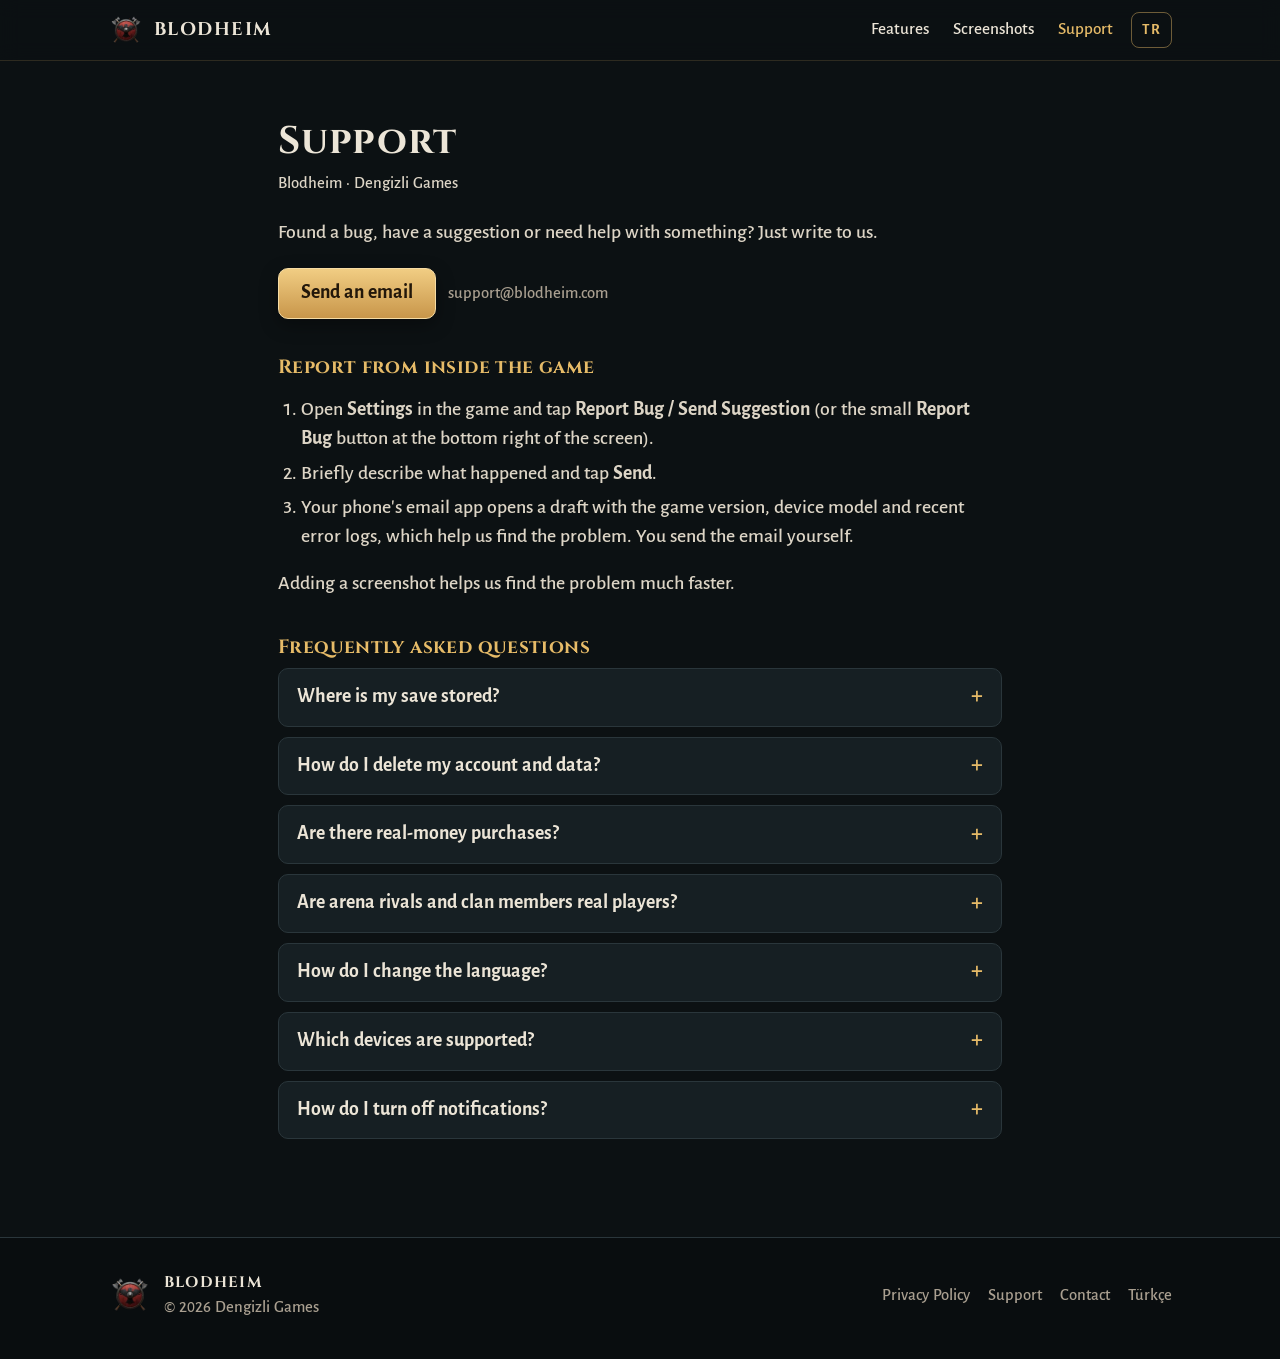
<file: en/support/index.html>
<!doctype html>
<html lang="en">
<head>
<meta charset="utf-8">
<meta name="viewport" content="width=device-width, initial-scale=1, viewport-fit=cover">
<title>Support · Blodheim</title>
<meta name="description" content="Support, bug reports and frequently asked questions for Blodheim.">
<meta name="theme-color" content="#0c1113">
<link rel="canonical" href="https://blodheim.com/en/support/">
<link rel="alternate" hreflang="tr" href="https://blodheim.com/destek/"><link rel="alternate" hreflang="en" href="https://blodheim.com/en/support/"><link rel="alternate" hreflang="x-default" href="https://blodheim.com/destek/">
<meta property="og:type" content="website">
<meta property="og:site_name" content="Blodheim">
<meta property="og:title" content="Support · Blodheim">
<meta property="og:description" content="Support, bug reports and frequently asked questions for Blodheim.">
<meta property="og:url" content="https://blodheim.com/en/support/">
<meta property="og:image" content="https://blodheim.com/assets/img/og.jpg">
<meta property="og:image:width" content="1024">
<meta property="og:image:height" content="500">
<meta property="og:locale" content="en_US">
<meta name="twitter:card" content="summary_large_image">
<link rel="icon" type="image/png" sizes="32x32" href="../../favicon.png">
<link rel="icon" type="image/png" sizes="192x192" href="../../assets/img/icon-192.png">
<link rel="apple-touch-icon" href="../../assets/img/apple-touch-icon.png">
<link rel="preload" href="../../assets/fonts/Cinzel-Bold.ttf" as="font" type="font/ttf" crossorigin>
<link rel="stylesheet" href="../../assets/site.css?v=634a0899">
</head>
<body class="page-support">
<a class="skip" href="#main">Skip to content</a>
<header class="top">
  <div class="wrap top-in">
    <a class="brand" href="../../en/"><img src="../../assets/img/emblem-96.webp" alt="" width="36" height="36"><span lang="en">Blodheim</span></a>
    <nav class="nav" aria-label="Home">
      <a class="wide" href="../../en/#features">Features</a>
      <a class="wide" href="../../en/#screenshots">Screenshots</a>
      <a href="../../en/support/" aria-current="page">Support</a>
      <a class="lang" href="../../destek/" hreflang="tr" lang="tr" title="Türkçe">TR</a>
    </nav>
  </div>
</header>
<main id="main">
<article class="doc">
  <h1>Support</h1>
  <p class="meta">Blodheim · Dengizli Games</p>
  <p>Found a bug, have a suggestion or need help with something? Just write to us.</p>
  <div class="contact"><a class="btn" href="mailto:support@blodheim.com">Send an email</a><span class="meta" style="margin:0;align-self:center">support@blodheim.com</span></div>

  <h2>Report from inside the game</h2>
  <ol>
    <li>Open <b>Settings</b> in the game and tap <b>Report Bug / Send Suggestion</b> (or the small <b>Report Bug</b> button at the bottom right of the screen).</li>
    <li>Briefly describe what happened and tap <b>Send</b>.</li>
    <li>Your phone's email app opens a draft with the game version, device model and recent error logs, which help us find the problem. You send the email yourself.</li>
  </ol>
  <p>Adding a screenshot helps us find the problem much faster.</p>

  <h2>Frequently asked questions</h2>
  <details><summary>Where is my save stored?</summary><div><p>In the current version there are no accounts or cloud saves: your character and progress are stored only on your device. Deleting the game deletes the save. In the online version your progress will be tied to your account.</p></div></details>
  <details><summary>How do I delete my account and data?</summary><div><p>The current version has no accounts and we keep no data about you. Uninstalling the game deletes the whole save. If you have emailed us and want that email deleted, just write to us. See the <a href="../../en/privacy/">Privacy Policy</a> for details.</p></div></details>
  <details><summary>Are there real-money purchases?</summary><div><p>No. Gems and gold are earned in-game only.</p></div></details>
  <details><summary>Are arena rivals and clan members real players?</summary><div><p>Not yet; they are computer-controlled. Playing with real players will arrive with the online version.</p></div></details>
  <details><summary>How do I change the language?</summary><div><p>In the game, open <b>Settings &gt; Dil / Language</b>. The game can be played in English and Turkish.</p></div></details>
  <details><summary>Which devices are supported?</summary><div><p>Android 8.0 or later, iOS 15 or later.</p></div></details>
  <details><summary>How do I turn off notifications?</summary><div><p>Turn off the notification permission for Blodheim in your device settings.</p></div></details>
</article>
</main>
<footer class="foot">
  <div class="wrap foot-in">
    <div class="foot-brand"><img src="../../assets/img/emblem-96.webp" alt="" width="44" height="44"><div><b lang="en">Blodheim</b><span>© 2026 Dengizli Games</span></div></div>
    <nav class="foot-nav" aria-label="Contact">
      <a href="../../en/privacy/">Privacy Policy</a>
      <a href="../../en/support/" aria-current="page">Support</a>
      <a href="mailto:support@blodheim.com">Contact</a>
      <a href="../../destek/" hreflang="tr" lang="tr">Türkçe</a>
    </nav>
  </div>
</footer>
</body>
</html>
</file>
<file: assets/site.css>
/* Blodheim web sitesi. Kaynak: Web/kaynak/site.css, üretici Web/kaynak/build.py (çıktı Web/site/assets/site.css). */

@font-face { font-family: "Cinzel"; src: url("fonts/Cinzel-Bold.ttf") format("truetype"); font-weight: 700; font-display: swap; }
@font-face { font-family: "Alegreya Sans"; src: url("fonts/AlegreyaSans-Medium.ttf") format("truetype"); font-weight: 400 600; font-display: swap; }
@font-face { font-family: "Alegreya Sans"; src: url("fonts/AlegreyaSans-Bold.ttf") format("truetype"); font-weight: 700 900; font-display: swap; }

:root {
  color-scheme: dark;
  --bg: #0c1113;
  --bg2: #11181b;
  --card: #161f23;
  --card2: #1b262b;
  --line: #2a363b;
  --fg: #ece5d7;
  --muted: #a99f90;
  --gold: #e6bb68;
  --gold-deep: #b98a3e;
  --red: #b8392b;
  --teal: #3aa597;
  --radius: 14px;
  --wrap: 1120px;
  --title: "Cinzel", "Trajan Pro", Georgia, serif;
  --body: "Alegreya Sans", system-ui, -apple-system, "Segoe UI", Roboto, sans-serif;
}

* { box-sizing: border-box; }
html { -webkit-text-size-adjust: 100%; scroll-behavior: smooth; }
body {
  margin: 0; background: var(--bg); color: var(--fg);
  font: 500 18px/1.6 var(--body);
  -webkit-font-smoothing: antialiased; overflow-x: hidden;
}
img { max-width: 100%; height: auto; display: block; }
a { color: var(--gold); text-underline-offset: 3px; }
a:hover { color: #ffd98f; }
:focus-visible { outline: 2px solid var(--gold); outline-offset: 3px; border-radius: 6px; }
h1, h2, h3 { font-family: var(--title); font-weight: 700; line-height: 1.2; letter-spacing: .02em; margin: 0; }
.sr { position: absolute; width: 1px; height: 1px; overflow: hidden; clip: rect(0 0 0 0); white-space: nowrap; }
.skip { position: absolute; left: 16px; top: -60px; z-index: 50; background: var(--gold); color: #1a1408; padding: 8px 14px; border-radius: 8px; font-weight: 700; }
.skip:focus { top: 12px; }
.wrap { width: 100%; max-width: var(--wrap); margin: 0 auto; padding: 0 16px; }
@media (min-width: 700px) { .wrap { padding: 0 28px; } }

/* ---------- üst çubuk ---------- */
.top {
  position: sticky; top: 0; z-index: 20;
  background: rgba(12, 17, 19, .82); backdrop-filter: blur(10px); -webkit-backdrop-filter: blur(10px);
  border-bottom: 1px solid rgba(230, 187, 104, .16);
}
.top-in { display: flex; align-items: center; justify-content: space-between; gap: 12px; height: 60px; }
.brand { display: flex; align-items: center; gap: 10px; text-decoration: none; color: var(--fg); }
.brand img { width: 36px; height: 36px; }
.brand span { font-family: var(--title); font-weight: 700; font-size: 1.15rem; letter-spacing: .08em; text-transform: uppercase; }
.nav { display: flex; align-items: center; gap: 4px; }
.nav a { color: var(--fg); text-decoration: none; padding: 8px 10px; border-radius: 8px; font-size: .98rem; }
.nav a:hover { background: rgba(255, 255, 255, .06); color: #fff; }
.nav a[aria-current="page"] { color: var(--gold); }
.nav .lang {
  border: 1px solid rgba(230, 187, 104, .45); color: var(--gold); font-weight: 700; font-size: .85rem;
  letter-spacing: .08em; padding: 6px 10px; margin-left: 4px;
}
@media (max-width: 620px) { .nav .wide { display: none; } }

/* ---------- giriş ---------- */
.hero { position: relative; overflow: hidden; isolation: isolate; }
.hero-art {
  position: absolute; inset: 0; z-index: -2;
  background: url("img/hero-1200.webp") center 30% / cover no-repeat;
}
.hero::after {
  content: ""; position: absolute; inset: 0; z-index: -1;
  background:
    linear-gradient(180deg, rgba(12, 17, 19, .55) 0%, rgba(12, 17, 19, 0) 26%, rgba(12, 17, 19, 0) 44%, rgba(12, 17, 19, .88) 66%, var(--bg) 100%);
}
.hero-in {
  min-height: min(calc(100svh - 60px), 860px);
  display: flex; flex-direction: column; align-items: center; text-align: center;
  padding-top: 22px; padding-bottom: 40px;
}
.hero-copy { display: contents; }
.hero h1 { width: min(92%, 440px); }
.hero-logo { width: 100%; filter: drop-shadow(0 10px 24px rgba(0, 0, 0, .65)); }
.kicker {
  margin: 6px 0 0; font-family: var(--title); font-weight: 700; color: var(--gold);
  font-size: 1.05rem; letter-spacing: .12em; text-transform: uppercase; text-shadow: 0 2px 10px rgba(0, 0, 0, .9);
}
.hero-spacer { flex: 1 1 auto; min-height: 200px; }
.lead { margin: 0 0 20px; max-width: 34em; font-size: 1.08rem; color: #f3ecdf; text-shadow: 0 1px 8px rgba(0, 0, 0, .8); }
.facts { margin: 16px 0 0; color: var(--muted); font-size: .92rem; letter-spacing: .02em; }
.hero-poster { display: none; }

@media (min-width: 900px) {
  .hero { background: radial-gradient(1200px 600px at 78% 30%, rgba(58, 165, 151, .20), transparent 60%),
                      radial-gradient(900px 500px at 10% 90%, rgba(184, 57, 43, .20), transparent 60%), var(--bg); }
  .hero-art { opacity: .28; filter: blur(28px) saturate(1.2); transform: scale(1.15); }
  .hero::after { background: linear-gradient(180deg, rgba(12, 17, 19, 0) 70%, var(--bg) 100%); }
  .hero-in {
    min-height: 0; flex-direction: row; align-items: center; justify-content: space-between; text-align: left;
    gap: 56px; padding-top: 56px; padding-bottom: 72px;
  }
  .hero-copy { display: block; flex: 1 1 0; max-width: 560px; }
  .hero h1 { width: 100%; max-width: 520px; margin-left: -12px; }
  .kicker { font-size: 1.2rem; margin-top: 10px; }
  .hero-spacer { display: none; }
  .lead { margin-top: 18px; font-size: 1.2rem; }
  .hero-poster {
    display: block; flex: 0 0 auto; width: min(38vw, 420px); margin: 0; position: relative;
    border-radius: 18px; overflow: hidden; border: 1px solid rgba(230, 187, 104, .55);
    box-shadow: 0 30px 80px rgba(0, 0, 0, .65), 0 0 0 6px rgba(230, 187, 104, .07), 0 0 90px rgba(58, 165, 151, .18);
  }
  .hero-poster img { width: 100%; aspect-ratio: 1200 / 1500; object-fit: cover; object-position: center 20%; }
}

/* ---------- mağaza düğmeleri ---------- */
.stores { display: flex; flex-wrap: wrap; gap: 12px; justify-content: center; }
@media (min-width: 900px) { .stores { justify-content: flex-start; } }
.store {
  display: inline-flex; align-items: center; gap: 12px; min-width: 196px; padding: 10px 18px 10px 14px;
  border-radius: 12px; text-decoration: none; color: #fff;
  background: linear-gradient(180deg, #1d2629, #0f1517); border: 1px solid rgba(255, 255, 255, .22);
  box-shadow: 0 6px 18px rgba(0, 0, 0, .45);
}
a.store:hover { border-color: var(--gold); color: #fff; transform: translateY(-1px); }
.store svg { width: 26px; height: 26px; flex: 0 0 auto; fill: currentColor; }
.store span { display: flex; flex-direction: column; line-height: 1.15; text-align: left; }
.store small { font-size: .74rem; letter-spacing: .06em; text-transform: uppercase; color: rgba(255, 255, 255, .72); }
.store b { font-size: 1.12rem; font-weight: 700; }
.store.soon { color: rgba(255, 255, 255, .78); border-style: dashed; cursor: default; }
.store.soon small { color: var(--gold); }

/* ---------- bölümler ---------- */
.sec { padding: 64px 0; }
.sec-alt { background: linear-gradient(180deg, var(--bg2), var(--bg)); border-top: 1px solid var(--line); border-bottom: 1px solid var(--line); }
.sec-head { text-align: center; max-width: 720px; margin: 0 auto 32px; }
.eyebrow { margin: 0 0 6px; color: var(--teal); font-weight: 700; font-size: .85rem; letter-spacing: .16em; text-transform: uppercase; }
.sec-head h2, .online h2, .cta h2 { font-size: clamp(1.6rem, 4.6vw, 2.3rem); color: var(--fg); }
.sec-head p { color: var(--muted); margin: 12px 0 0; }
.rule { width: 120px; height: 10px; margin: 14px auto 0; background:
  linear-gradient(90deg, transparent, var(--gold-deep) 40%, var(--gold-deep) 60%, transparent) center / 100% 1px no-repeat; position: relative; }
.rule::after { content: ""; position: absolute; left: 50%; top: 50%; width: 8px; height: 8px; background: var(--gold); transform: translate(-50%, -50%) rotate(45deg); }

.cards { display: grid; gap: 18px; grid-template-columns: 1fr; }
@media (min-width: 640px) { .cards { grid-template-columns: repeat(2, 1fr); } }
@media (min-width: 980px) { .cards { grid-template-columns: repeat(3, 1fr); gap: 22px; } }
.card {
  background: var(--card); border: 1px solid var(--line); border-radius: var(--radius); overflow: hidden;
  display: flex; flex-direction: column; box-shadow: 0 10px 30px rgba(0, 0, 0, .25);
}
.card img { width: 100%; aspect-ratio: 16 / 10; object-fit: cover; border-bottom: 1px solid rgba(230, 187, 104, .25); }
.card-body { padding: 16px 18px 20px; }
.card h3 { font-size: 1.15rem; color: var(--gold); margin-bottom: 8px; }
.card p { margin: 0; color: #d9d1c2; font-size: 1rem; }

.shots {
  display: flex; gap: 16px; overflow-x: auto; scroll-snap-type: x mandatory; padding: 6px 16px 18px;
  scrollbar-width: thin; scrollbar-color: var(--gold-deep) transparent;
}
/* ortalama: sığarsa kenar boşlukları eşit, sığmazsa baştan kaydırılır (justify-content: center sol ucu kaydırılamaz yapar) */
.shots > figure:first-child { margin-left: auto; }
.shots > figure:last-child { margin-right: auto; }
.shots figure { margin: 0; flex: 0 0 auto; width: 210px; scroll-snap-align: center; }
@media (min-width: 700px) { .shots figure { width: 230px; } }
@media (min-width: 1180px) { .shots figure { width: 200px; } }
.shots img { width: 100%; aspect-ratio: 9 / 16; border-radius: 12px; border: 1px solid rgba(230, 187, 104, .3); box-shadow: 0 12px 30px rgba(0, 0, 0, .5); }
.hint { text-align: center; color: var(--muted); font-size: .9rem; margin: 4px 0 0; }
@media (min-width: 1180px) { .hint { display: none; } }

.online {
  display: grid; gap: 28px; align-items: center;
  background: linear-gradient(135deg, rgba(58, 165, 151, .10), rgba(184, 57, 43, .08)), var(--card);
  border: 1px solid rgba(230, 187, 104, .25); border-radius: 20px; padding: 28px 20px;
}
@media (min-width: 860px) { .online { grid-template-columns: 1fr 240px; padding: 40px 44px; } }
.online p { color: #d9d1c2; }
.online img { width: 120px; margin: 0 auto; order: -1; filter: drop-shadow(0 12px 30px rgba(0, 0, 0, .6)); }
@media (min-width: 860px) { .online img { width: 220px; order: 0; } }
.ticks { list-style: none; padding: 0; margin: 16px 0; display: grid; gap: 10px; }
.ticks li { position: relative; padding-left: 30px; }
.ticks li::before {
  content: ""; position: absolute; left: 4px; top: .5em; width: 10px; height: 10px; background: var(--gold);
  transform: rotate(45deg); box-shadow: 0 0 10px rgba(230, 187, 104, .6);
}
.note { color: var(--muted) !important; font-size: .95rem; margin-bottom: 0; }

.cta { text-align: center; }
.cta p { color: var(--muted); max-width: 36em; margin: 12px auto 22px; }
.btns { display: flex; flex-wrap: wrap; gap: 12px; justify-content: center; }
.btn {
  display: inline-flex; align-items: center; justify-content: center; gap: 8px; min-height: 46px; padding: 10px 22px;
  border-radius: 10px; font-weight: 700; text-decoration: none; color: #22170a;
  background: linear-gradient(180deg, #f1cd83, #c8964a); border: 1px solid #f6dca4; box-shadow: 0 6px 18px rgba(0, 0, 0, .35);
}
.btn:hover { color: #22170a; filter: brightness(1.06); }
.btn.ghost { background: transparent; color: var(--gold); border-color: rgba(230, 187, 104, .55); box-shadow: none; }
.btn.ghost:hover { background: rgba(230, 187, 104, .08); color: #ffd98f; }

.social { display: flex; flex-wrap: wrap; gap: 10px; justify-content: center; margin-top: 18px; }
.social a { padding: 8px 14px; border: 1px solid var(--line); border-radius: 999px; text-decoration: none; color: var(--fg); background: var(--card); }
.social a:hover { border-color: var(--gold); }

/* ---------- belge sayfaları (gizlilik, destek) ---------- */
.doc { max-width: 780px; margin: 0 auto; padding: 44px 16px 72px; }
@media (min-width: 700px) { .doc { padding: 56px 28px 88px; } }
.doc h1 { font-size: clamp(1.7rem, 5vw, 2.4rem); }
.doc h2 { font-size: 1.2rem; color: var(--gold); margin: 36px 0 10px; }
.doc p, .doc li { color: #ddd5c6; }
.doc ul, .doc ol { padding-left: 1.3em; }
.doc li { margin: 6px 0; }
.meta { color: var(--muted); font-size: .95rem; margin: 8px 0 24px; }
.summary {
  background: var(--card); border: 1px solid rgba(230, 187, 104, .3); border-left: 4px solid var(--gold);
  border-radius: 10px; padding: 14px 18px; margin: 0 0 8px;
}
.summary p { margin: 0; }
.contact { display: flex; flex-wrap: wrap; gap: 12px; margin: 20px 0 8px; }
details { background: var(--card); border: 1px solid var(--line); border-radius: 10px; margin: 10px 0; }
summary { cursor: pointer; padding: 14px 18px; font-weight: 700; list-style: none; position: relative; padding-right: 44px; }
summary::-webkit-details-marker { display: none; }
summary::after { content: "+"; position: absolute; right: 18px; top: 50%; transform: translateY(-50%); color: var(--gold); font-size: 1.4rem; font-weight: 400; }
details[open] summary::after { content: "\2212"; }
details > div { padding: 0 18px 14px; }
details > div p { margin: 0 0 8px; }

/* ---------- alt bilgi ---------- */
.foot { border-top: 1px solid var(--line); background: #090d0f; padding: 32px 0 40px; color: var(--muted); font-size: .95rem; }
.foot-in { display: flex; flex-wrap: wrap; gap: 20px 32px; align-items: center; justify-content: space-between; }
.foot-brand { display: flex; align-items: center; gap: 12px; }
.foot-brand img { width: 44px; height: 44px; }
.foot-brand b { display: block; font-family: var(--title); color: var(--fg); letter-spacing: .08em; text-transform: uppercase; }
.foot-nav { display: flex; flex-wrap: wrap; gap: 6px 18px; }
.foot-nav a { color: var(--muted); text-decoration: none; }
.foot-nav a:hover { color: var(--gold); }

@media (prefers-reduced-motion: reduce) { html { scroll-behavior: auto; } a.store:hover { transform: none; } }
</file>
